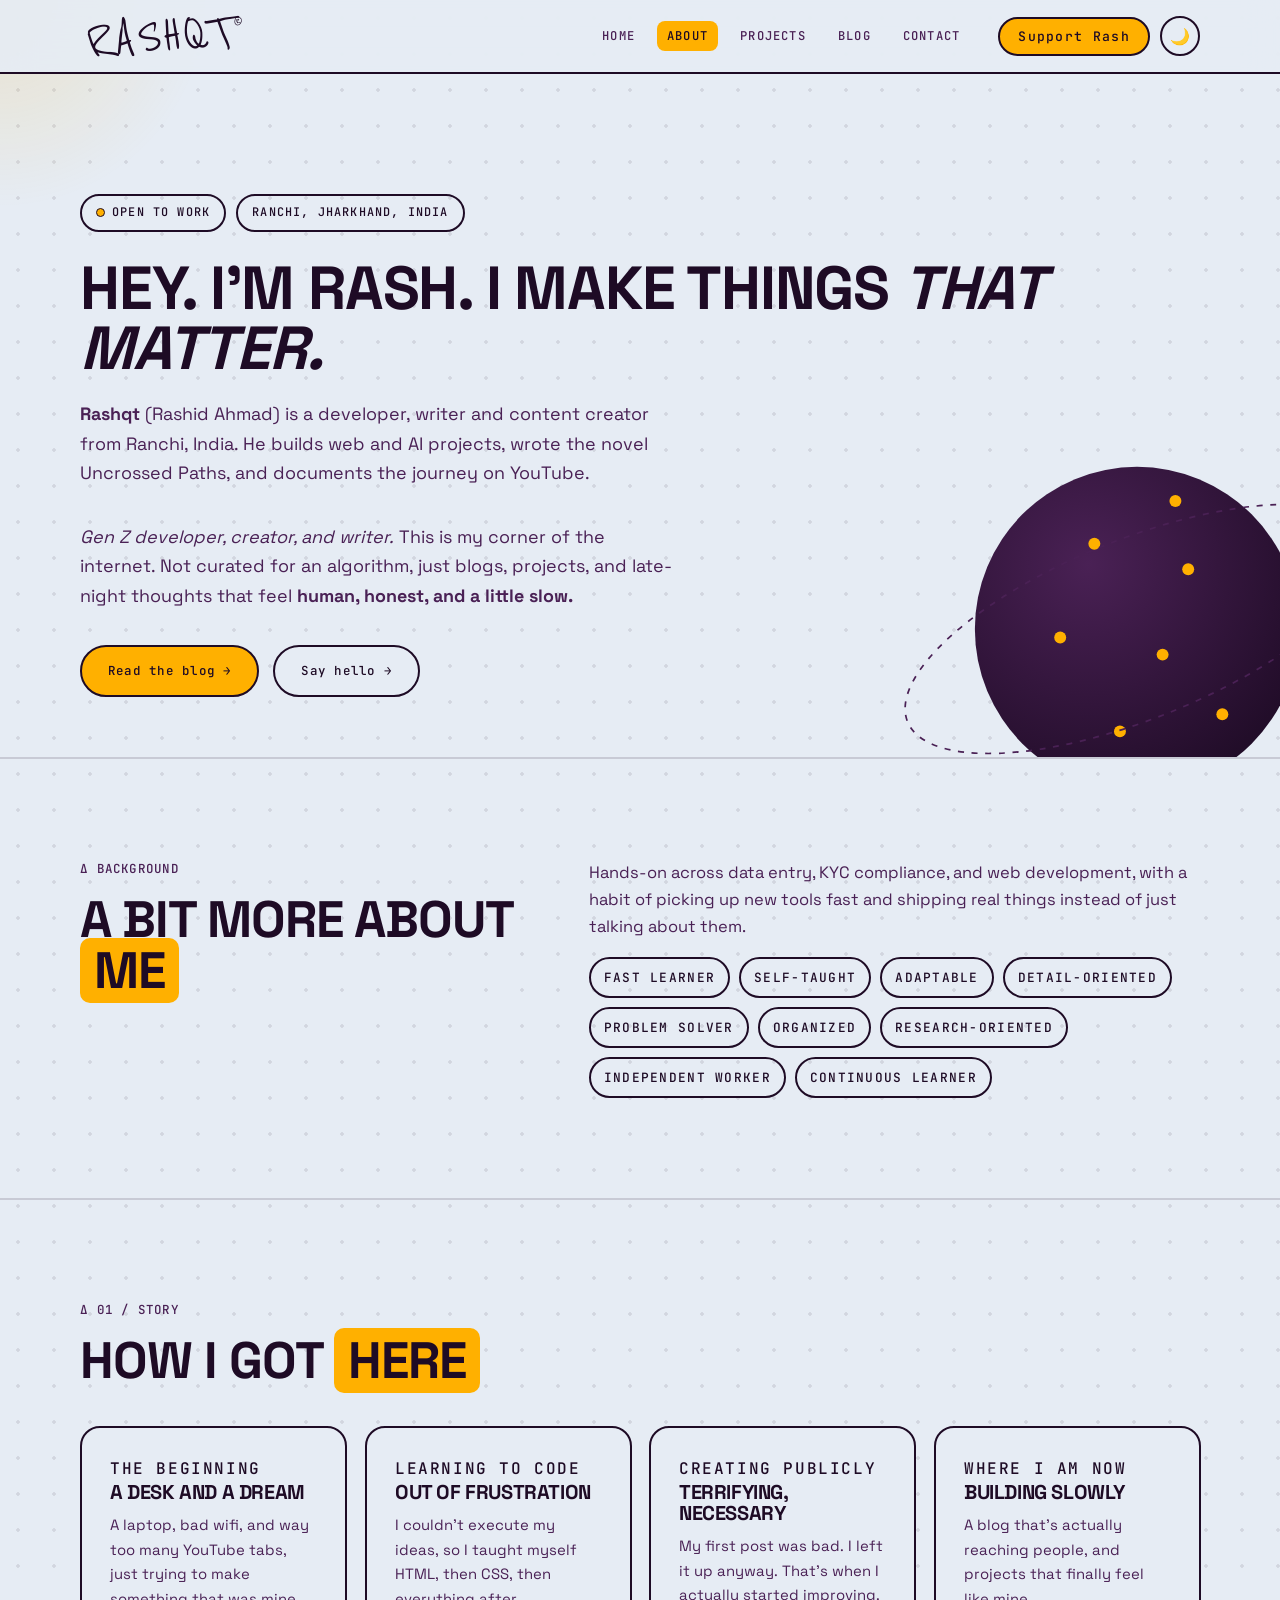
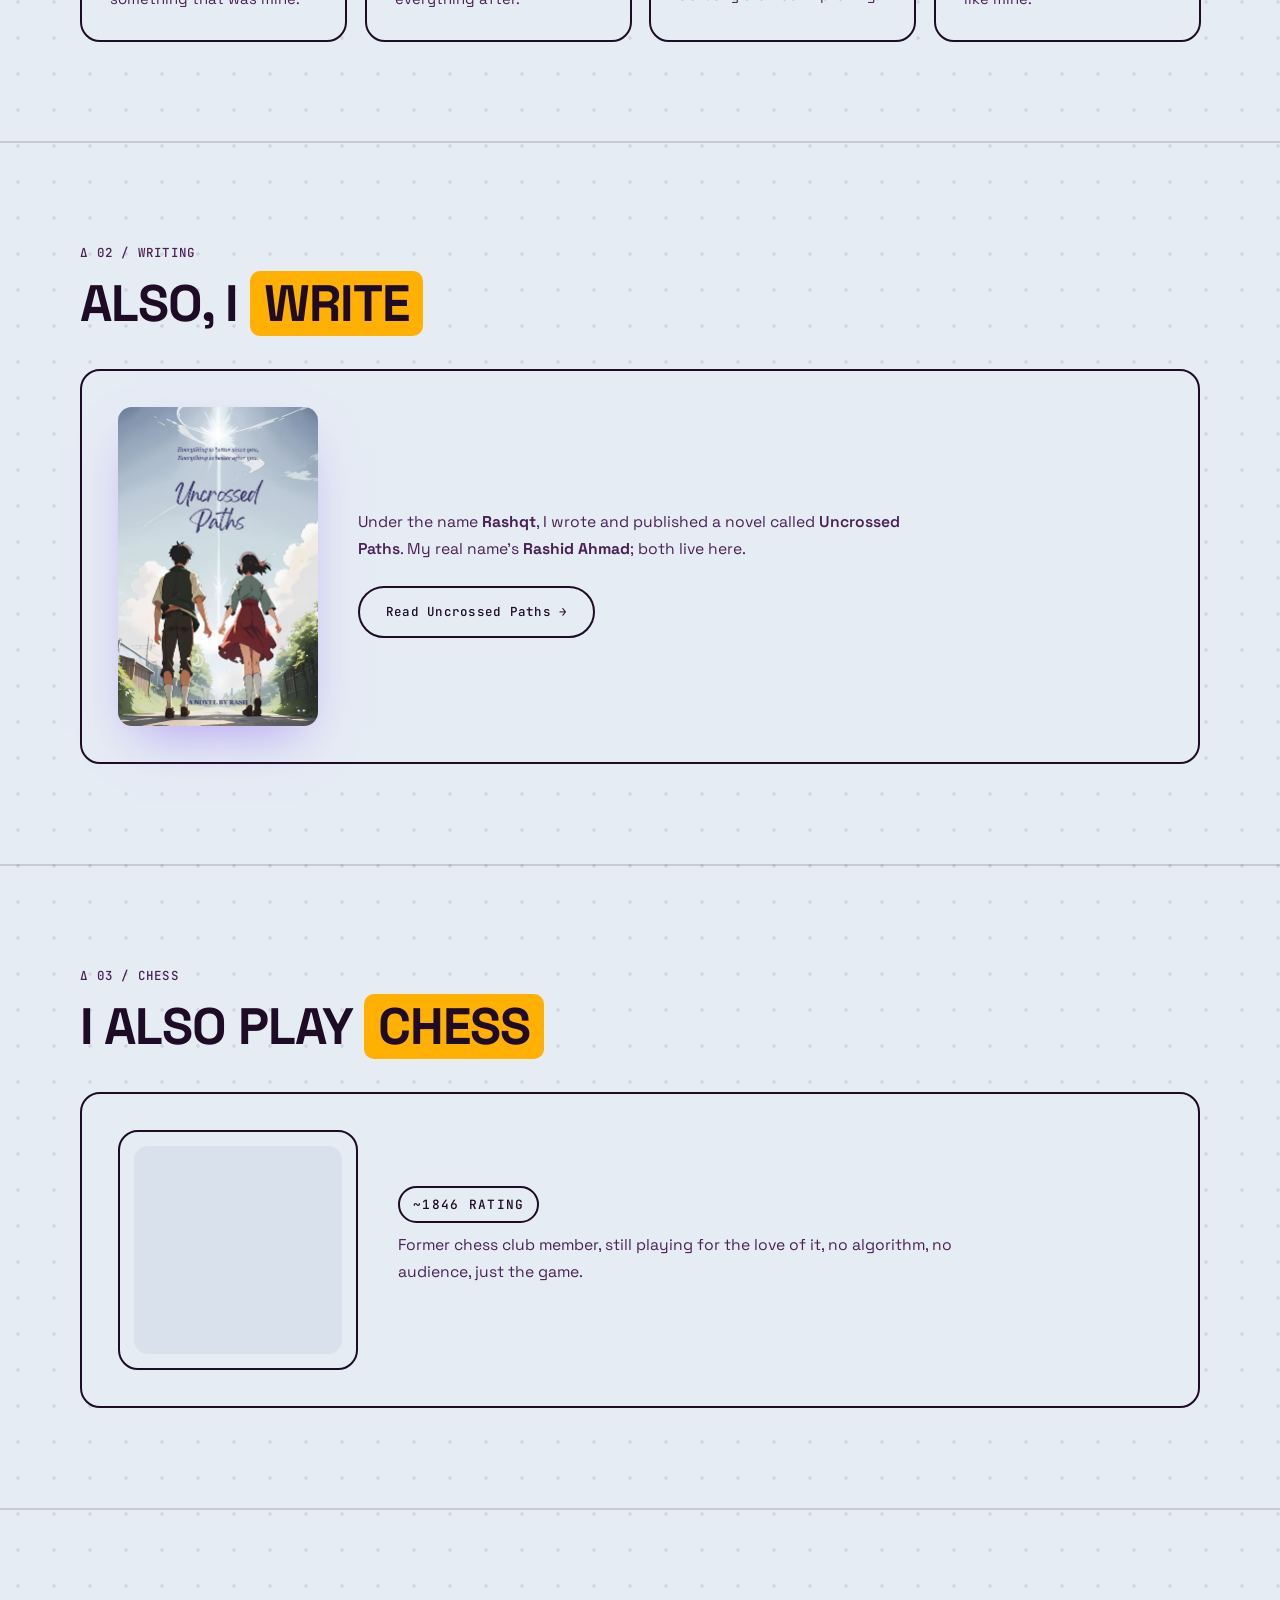
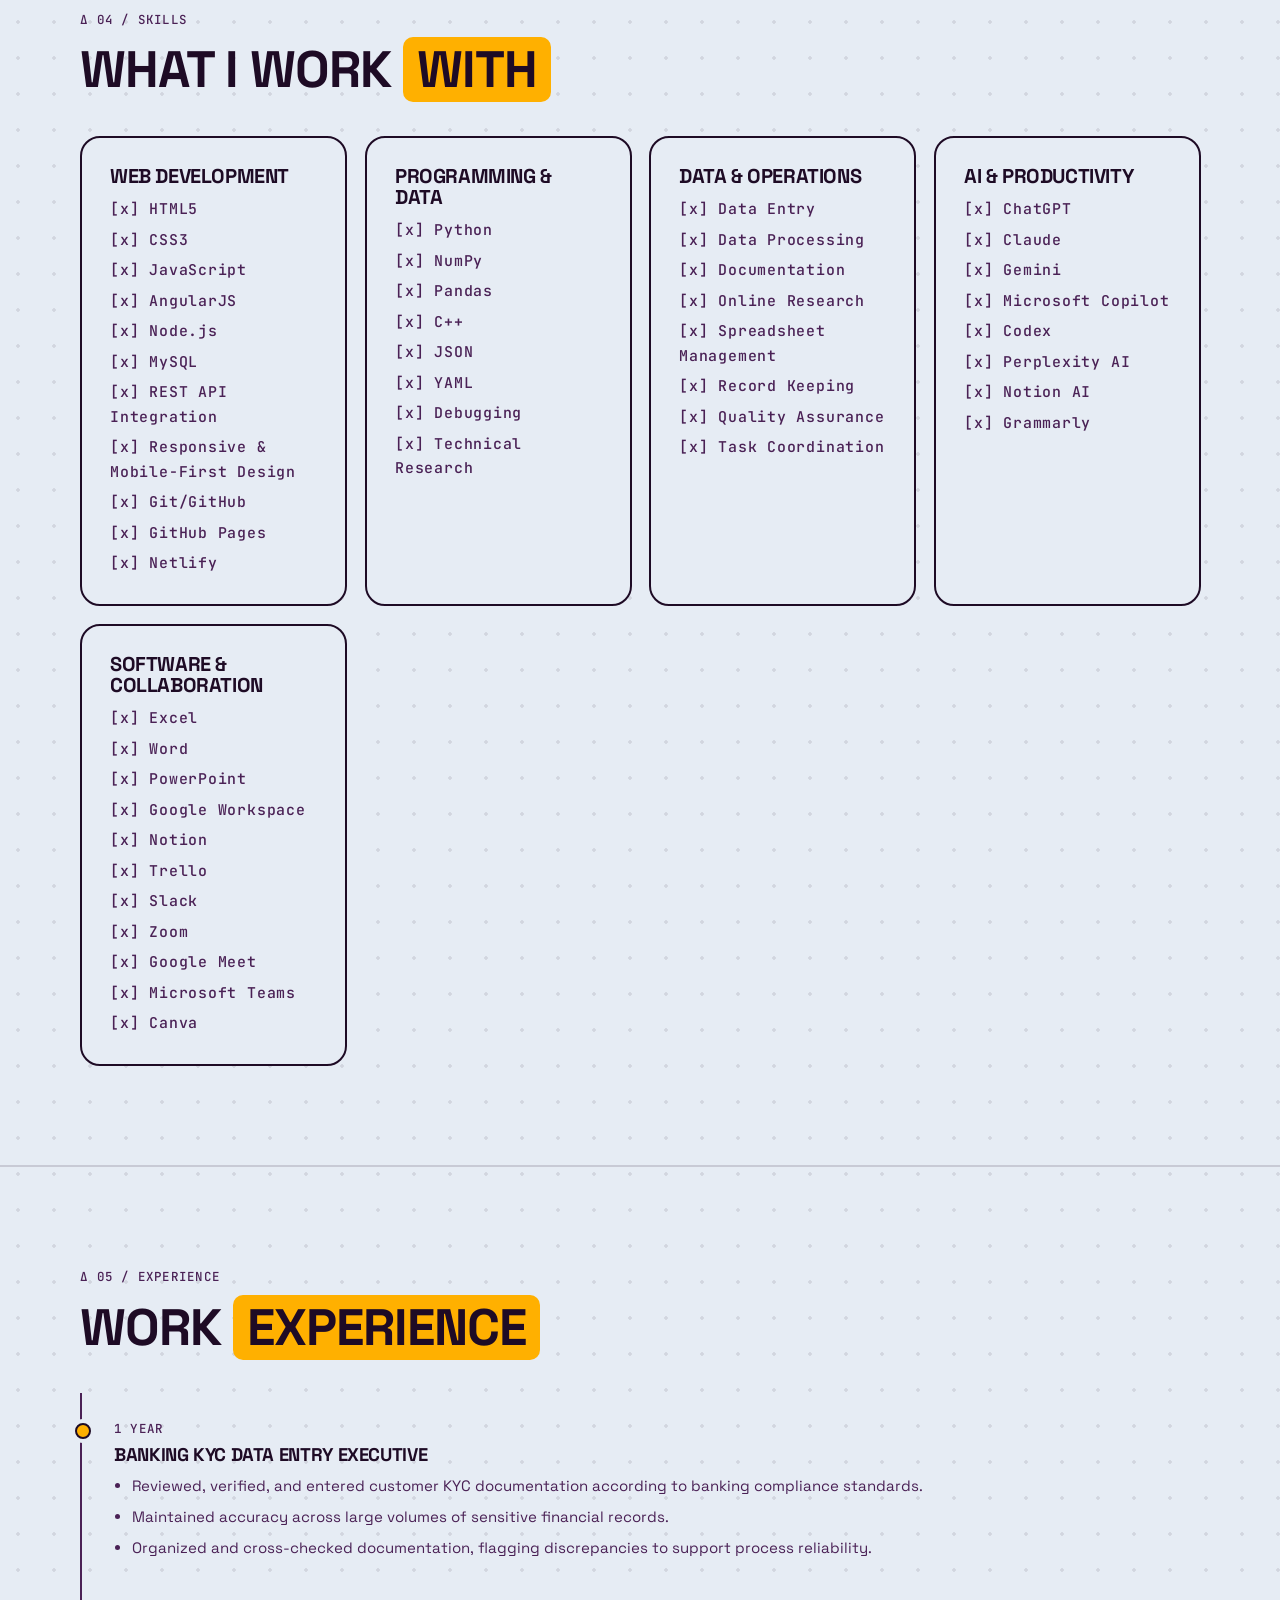
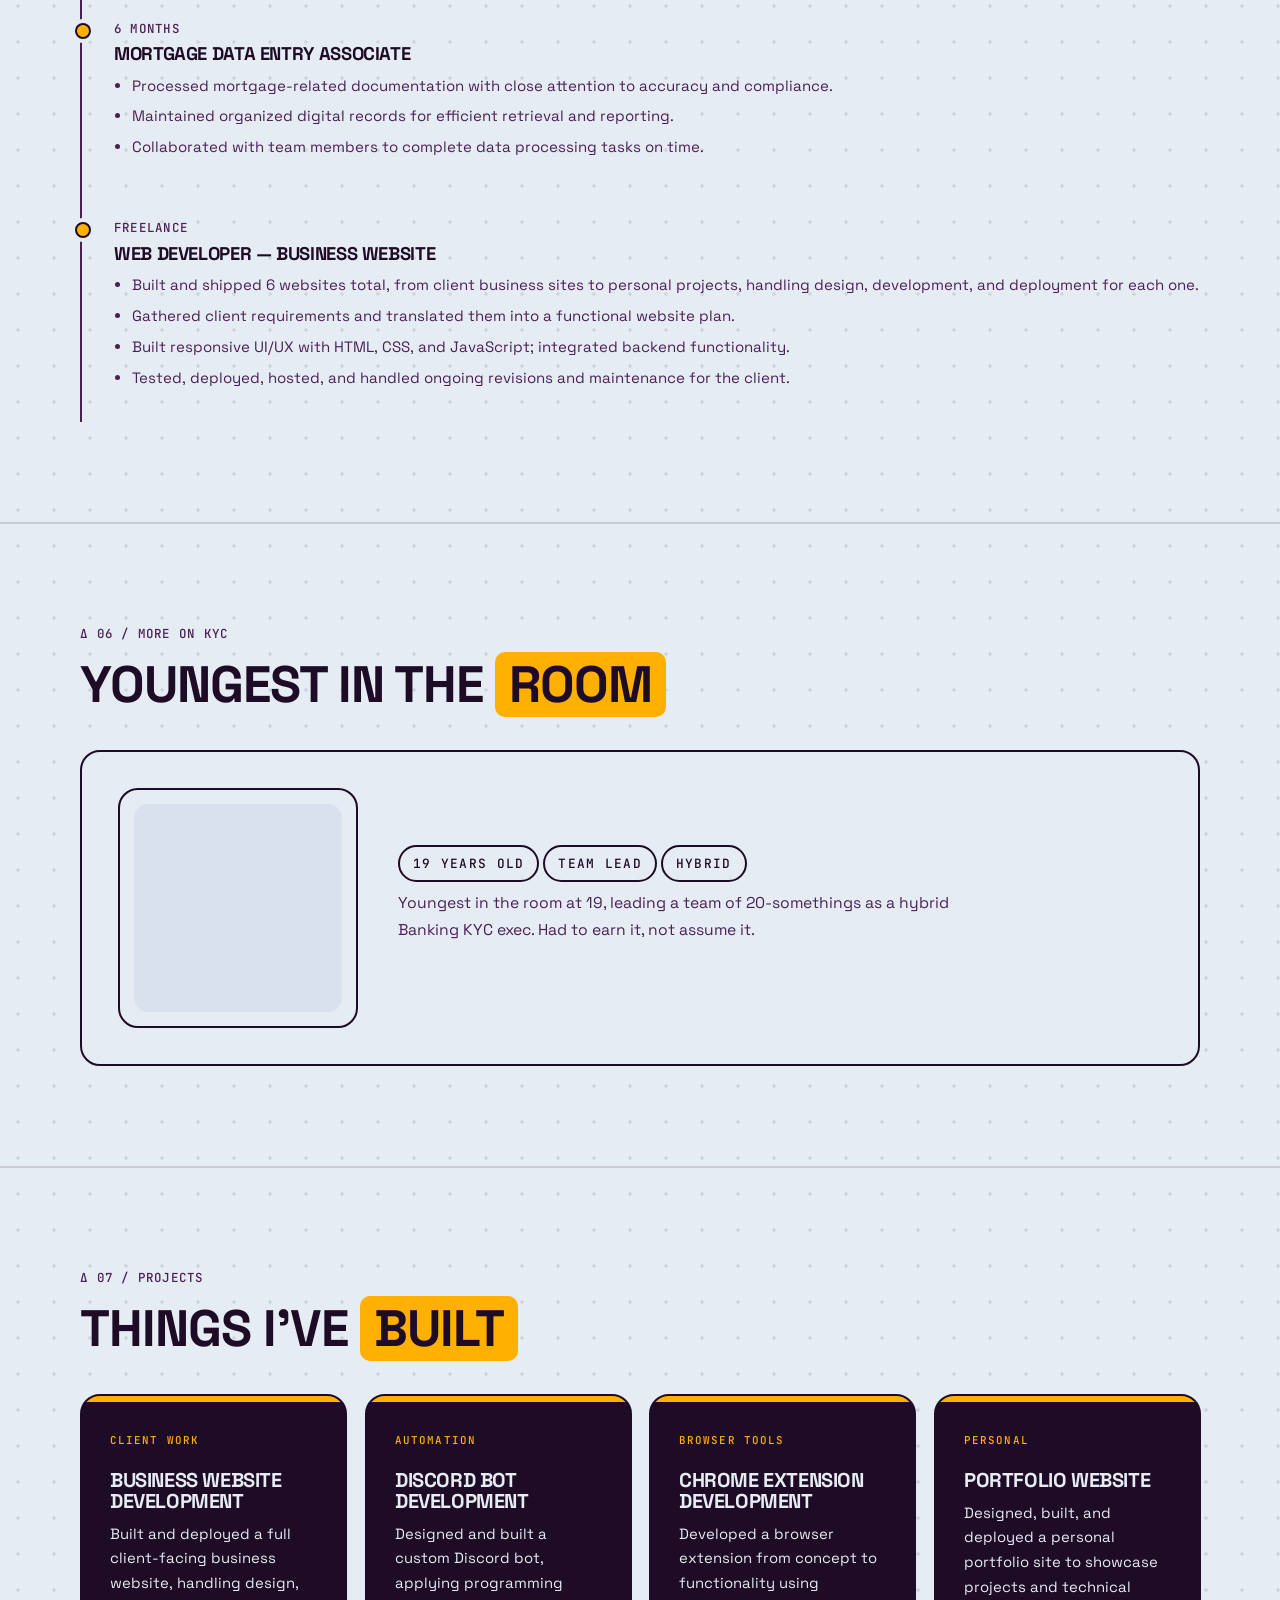
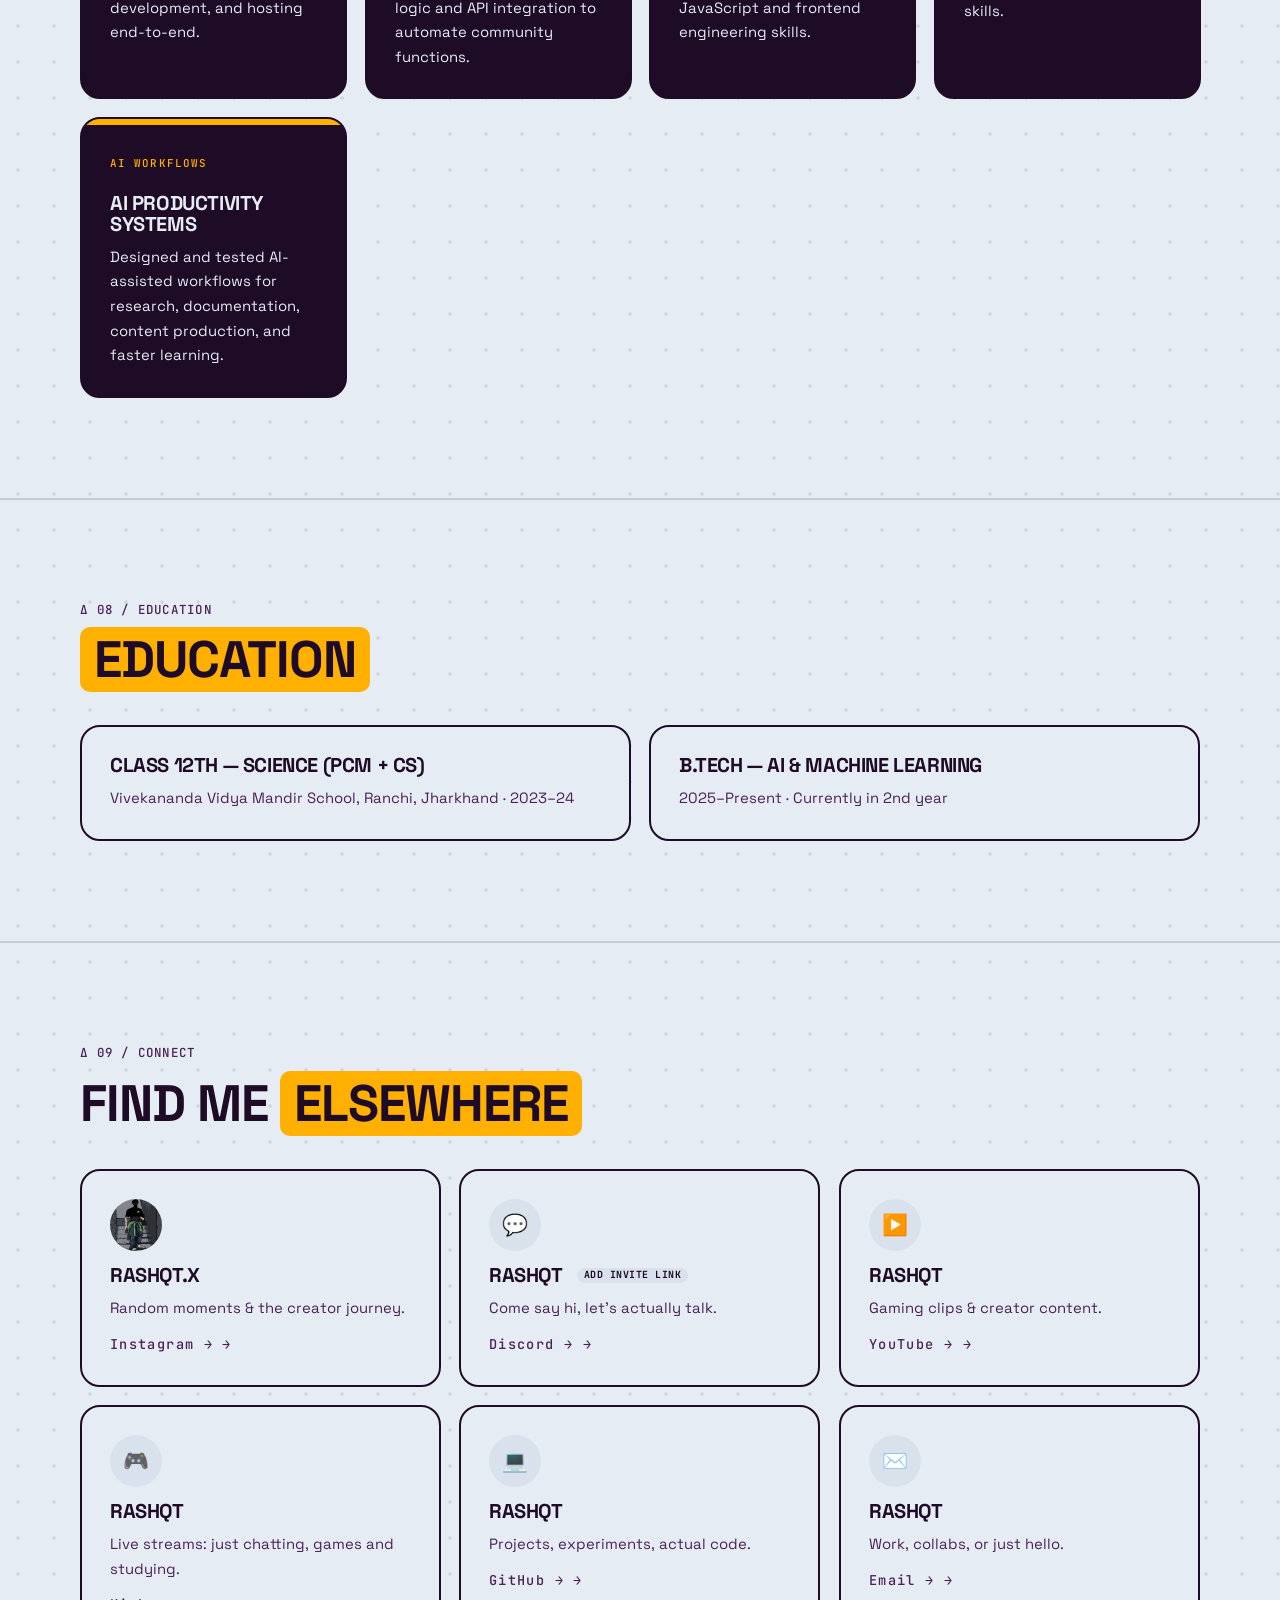
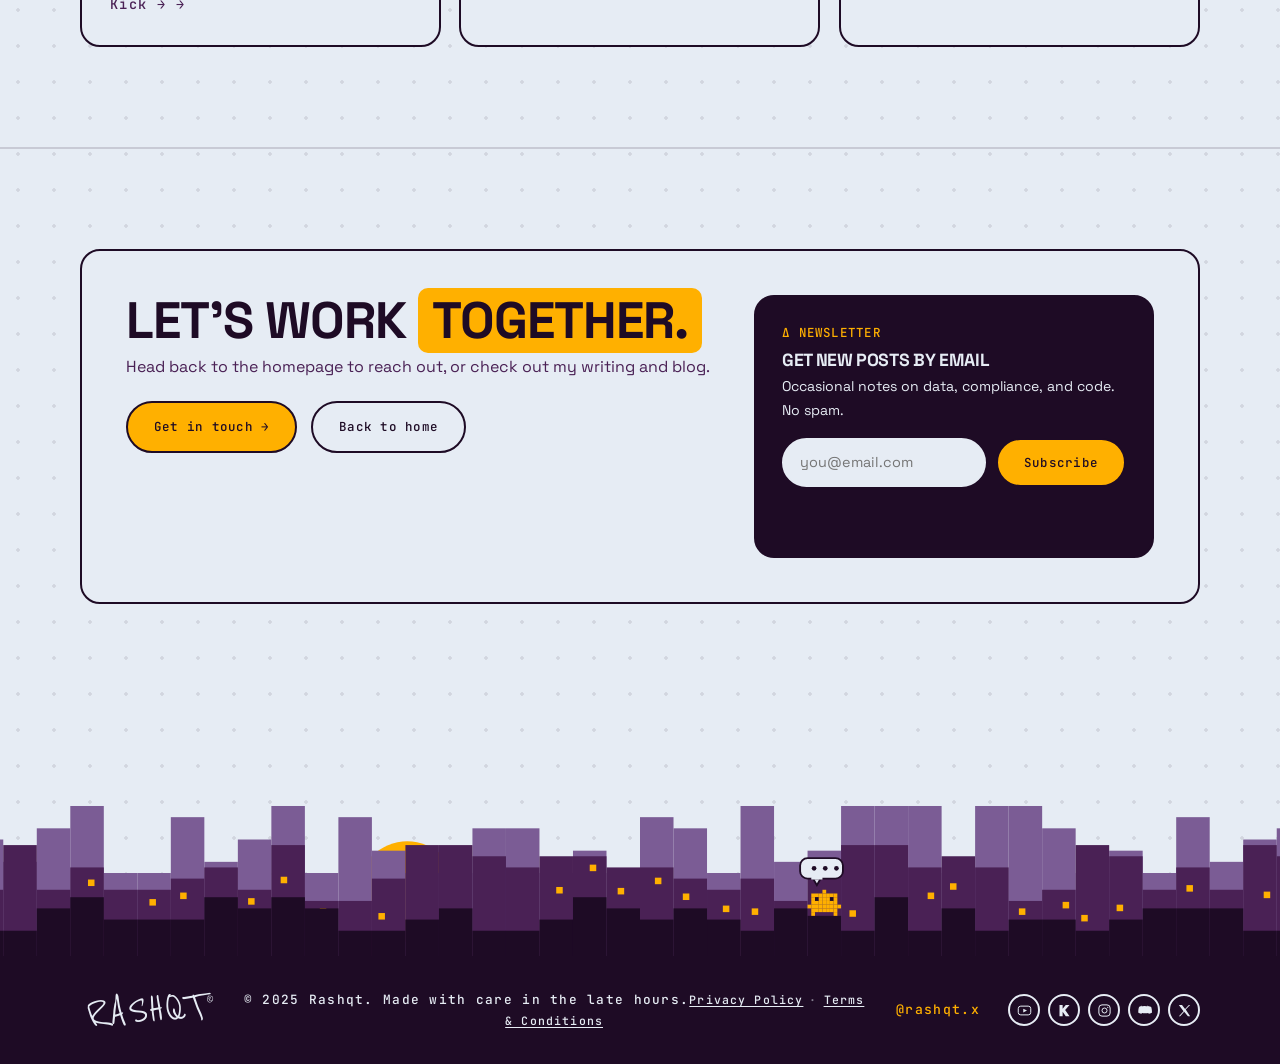
<file: about.html>
<!DOCTYPE html>
<html lang="en" data-theme="light">
<head>
<meta charset="UTF-8">
<meta name="viewport" content="width=device-width, initial-scale=1.0">
<meta name="description" content="About Rashqt (Rashid Ahmad), a developer, writer and content creator from Ranchi, India: background, skills, work experience, projects and the novel Uncrossed Paths.">
<meta name="robots" content="index, follow">
<meta name="author" content="Rashqt">
<script type="application/ld+json">
{
  "@context": "https://schema.org",
  "@type": "ProfilePage",
  "url": "https://rashqt.in/about.html",
  "name": "About Rashqt",
  "mainEntity": {
    "@context": "https://schema.org",
    "@type": "Person",
    "@id": "https://rashqt.in/#rashqt",
    "name": "Rashqt",
    "alternateName": [
      "RashQt",
      "Rashid Ahmad"
    ],
    "url": "https://rashqt.in/",
    "image": "https://rashqt.in/assets/favicon/favicon-512.png",
    "description": "Rashqt (Rashid Ahmad) is a developer, writer and content creator from Ranchi, India. He builds web and AI projects, wrote the novel Uncrossed Paths, and documents his journey on YouTube.",
    "jobTitle": "Web Developer and Content Creator",
    "address": {
      "@type": "PostalAddress",
      "addressLocality": "Ranchi",
      "addressRegion": "Jharkhand",
      "addressCountry": "IN"
    },
    "knowsAbout": [
      "Web development",
      "Artificial intelligence",
      "Data entry and KYC compliance",
      "Creative writing"
    ],
    "sameAs": [
      "https://github.com/Rashqt",
      "https://www.youtube.com/@Rashqt",
      "https://www.instagram.com/rashqt.x/",
        "https://kick.com/rashqt",
      "https://linkedin.com/in/rashid-ahmad-703231414"
    ]
  }
}
</script>
<link rel="canonical" href="https://rashqt.in/about.html">
<meta name="theme-color" content="#E6ECF4">
<title>About Rashqt (Rashid Ahmad) — Developer, Writer & Creator</title>

<meta property="og:site_name" content="Rashqt">
<meta property="og:type" content="website">
<meta property="og:title" content="About Rashqt — Developer & Creator">
<meta property="og:description" content="About Rashqt (Rashid Ahmad), a developer, writer and content creator from Ranchi, India: background, skills, work experience, projects and the novel Uncrossed Paths.">
<meta property="og:url" content="https://rashqt.in/about.html">
<meta property="og:image" content="https://rashqt.in/assets/favicon/favicon-512.png">
<meta name="twitter:card" content="summary_large_image">
<meta name="twitter:title" content="About Rashqt — Developer & Creator">
<meta name="twitter:description" content="About Rashqt (Rashid Ahmad), a developer, writer and content creator from Ranchi, India: background, skills, work experience, projects and the novel Uncrossed Paths.">
<meta name="twitter:image" content="https://rashqt.in/assets/favicon/favicon-512.png">

<link rel="icon" type="image/x-icon" href="assets/favicon/favicon.ico">
<link rel="icon" type="image/png" sizes="32x32" href="assets/favicon/favicon-32.png">
<link rel="icon" type="image/png" sizes="16x16" href="assets/favicon/favicon-16.png">
<link rel="apple-touch-icon" sizes="180x180" href="assets/favicon/favicon-180.png">
<link rel="preconnect" href="https://fonts.googleapis.com">
<link rel="preconnect" href="https://fonts.gstatic.com" crossorigin>
<link href="https://fonts.googleapis.com/css2?family=Reenie+Beanie&family=Unbounded:wght@400;600;700;900&family=Space+Grotesk:wght@400;500;600;700&family=JetBrains+Mono:wght@400;500;600&display=swap" rel="stylesheet">
<link rel="stylesheet" href="style.css">
<link rel="stylesheet" href="light.css">
<link rel="stylesheet" href="responsive.css">

<!-- Page-specific additions for about.html only — social profile cards + fixed-width slideshow wrapper.
     Everything else on this page reuses existing shared classes from style.css. -->
<style>
  .social-card{align-items:flex-start; text-align:left;}
  .social-avatar{
    width:52px; height:52px; border-radius:50%; overflow:hidden; margin-bottom:14px;
    background:var(--bg-soft); display:flex; align-items:center; justify-content:center; font-size:1.3rem; flex-shrink:0;
  }
  .social-avatar img{width:100%; height:100%; object-fit:cover; display:block;}
  .social-card h3{display:flex; align-items:center; gap:8px; flex-wrap:wrap;}
  .social-card p{margin:6px 0 10px;}
  .social-card:hover .arrow-link::after{margin-left:6px;}
  .social-card--disabled{opacity:.55; cursor:not-allowed;}
  .social-card--disabled:hover{transform:none !important; box-shadow:none !important; border-color:var(--line) !important;}
  .mini-collage-wrap{width:240px; flex-shrink:0;}
  @media(max-width:600px){ .mini-collage-wrap{width:100%; max-width:280px; margin:0 auto;} }
</style>
</head>
<body>
<div class="progress" id="progress"></div>
<div class="cursor-glow" id="glow"></div>

<nav class="top"><div class="container navrow">
  <a class="logo" href="index.html">Rash<span>qt</span></a>
  <a class="lm-deco lm-logo" href="index.html" aria-label="Rashqt home">RASHQT<sup>&reg;</sup></a>
  <div class="nav-group">
    <div class="navlinks">
      <a href="index.html">Home</a><a href="about.html" class="active">About</a>
      <a href="projects.html">Projects</a><a href="blog.html">Blog</a><a href="index.html#contact">Contact</a>
    </div>
    <div class="nav-right">
      <button class="btn primary open-support nav-support-btn" style="padding:9px 18px; font-size:.82rem;">Support Rash</button>
      <button class="theme-toggle" id="themeToggle" aria-label="Toggle light/dark mode">🌙</button>
      <button class="burger" id="burger" aria-label="Toggle menu" aria-expanded="false"><span></span><span></span><span></span></button>
    </div>
  </div>
</div></nav>
<div class="mobile-menu" id="mobileMenu">
  <a href="index.html">Home</a><a href="about.html">About</a>
  <a href="projects.html">Projects</a><a href="blog.html">Blog</a>
  <a href="index.html#creator">YouTube</a><a href="index.html#contact">Contact</a>
  <button class="btn primary open-support" style="margin-top:6px;">Support Rash</button>
</div>

<!-- Support Rash modal: step 1 (choose amount) -->
<div class="modal-overlay" id="supportModal" aria-hidden="true">
  <div class="modal support-modal" role="dialog" aria-modal="true" aria-labelledby="supportModalTitle">
    <button class="modal-close" id="supportModalClose" aria-label="Close">✕</button>
    <h3 id="supportModalTitle">Support Rash — so he can keep cookin' kool stuffs.</h3>
    <p class="support-sub">Pick an amount, or enter your own.</p>
    <div class="amount-grid" id="amountGrid">
      <button class="amount-chip" data-amount="10">₹10</button>
      <button class="amount-chip" data-amount="20">₹20</button>
      <button class="amount-chip" data-amount="30">₹30</button>
      <button class="amount-chip" data-amount="50">₹50</button>
    </div>
    <div class="custom-amount">
      <span class="mono">₹</span>
      <input type="number" id="customAmount" min="1" placeholder="Custom amount" inputmode="numeric">
    </div>
    <button class="btn primary" id="continueBtn" style="width:100%; justify-content:center; margin-top:18px;" disabled>Continue <span class="arrow">→</span></button>
  </div>
</div>

<!-- Support Rash modal: step 2 (UPI payment) -->
<div class="modal-overlay" id="paymentModal" aria-hidden="true">
  <div class="modal payment-modal" role="dialog" aria-modal="true" aria-labelledby="paymentModalTitle">
    <button class="modal-close" id="paymentModalClose" aria-label="Close">✕</button>
    <h3 id="paymentModalTitle">Pay this amount</h3>
    <div class="pay-amount mono" id="payAmount">₹0</div>
    <div class="upi-id-row">
      <span class="mono" id="upiIdText">rashqt-37@ybl</span>
      <button class="copy-upi" id="copyUpiBtn" aria-label="Copy UPI ID">Copy</button>
    </div>
    <div class="qr-wrap" id="qrWrap"></div>
    <p class="upi-note">Scan with any UPI app, or use "Open in UPI App" on mobile.</p>
    <a class="btn primary" id="openUpiBtn" style="width:100%; justify-content:center;" href="#">Open in UPI App <span class="arrow">→</span></a>
  </div>
</div>

<header class="hero page-hero" id="about">
  <div class="blob blob1"></div><div class="blob blob2"></div><div class="blob blob3"></div>
  <div class="lm-deco lm-orbit" aria-hidden="true"><svg viewBox="0 0 600 600" focusable="false"><defs><radialGradient id="lmPlanet" cx=".35" cy=".3" r=".8"><stop offset="0" stop-color="#4A2155"/><stop offset="1" stop-color="#1E0B25"/></radialGradient></defs><circle cx="300" cy="300" r="190" fill="url(#lmPlanet)"/><circle cx="250" cy="200" r="7" fill="#FFB000"/><circle cx="360" cy="230" r="7" fill="#FFB000"/><circle cx="210" cy="310" r="7" fill="#FFB000"/><circle cx="330" cy="330" r="7" fill="#FFB000"/><circle cx="400" cy="400" r="7" fill="#FFB000"/><circle cx="280" cy="420" r="7" fill="#FFB000"/><circle cx="345" cy="150" r="7" fill="#FFB000"/><g class="lm-ring"><ellipse cx="300" cy="300" rx="290" ry="105" fill="none" stroke="#4A2155" stroke-width="2" stroke-dasharray="7 9" transform="rotate(-22 300 300)"/><circle cx="590" cy="300" r="9" fill="#FFB000" stroke="#1E0B25" stroke-width="2" transform="rotate(-22 300 300)"/></g></svg></div>
  <div class="container hero-inner">
    <div class="pill-row">
      <span class="pill"><span class="dot"></span> Open to work</span>
      <span class="pill">Ranchi, Jharkhand, India</span>
    </div>
    <h1 class="page-title">Hey. I'm Rash. I make things <em>that matter.</em></h1>
    <p class="lede" style="margin-top:18px;"><strong>Rashqt</strong> (Rashid Ahmad) is a developer, writer and content creator from Ranchi, India. He builds web and AI projects, wrote the novel <a href="uncrossed-paths.html">Uncrossed Paths</a>, and documents the journey on <a href="https://www.youtube.com/@Rashqt" target="_blank" rel="noopener">YouTube</a>.</p>
    <p class="lede" style="margin-top:12px;"><em>Gen Z developer, creator, and writer.</em> This is my corner of the internet. Not curated for an algorithm, just blogs, projects, and late-night thoughts that feel <strong>human, honest, and a little slow.</strong></p>
    <div class="buttons" style="margin-top:8px;">
      <a class="btn primary" href="blog.html">Read the blog <span class="arrow">→</span></a>
      <a class="btn ghost" href="index.html#contact">Say hello <span class="arrow">→</span></a>
    </div>
  </div>
</header>

<section class="about-body"><div class="container about-grid">
  <div class="reveal"><div class="eyebrow">Background</div><h2 class="section-title">A bit more about <span class="lm-hl">me</span></h2></div>
  <div class="reveal">
    <p>Hands-on across data entry, KYC compliance, and web development, with a habit of picking up new tools fast and shipping real things instead of just talking about them.</p>
    <div class="strengths">
      <span class="tag">Fast Learner</span><span class="tag">Self-Taught</span><span class="tag">Adaptable</span>
      <span class="tag">Detail-Oriented</span><span class="tag">Problem Solver</span><span class="tag">Organized</span>
      <span class="tag">Research-Oriented</span><span class="tag">Independent Worker</span><span class="tag">Continuous Learner</span>
    </div>
  </div>
</div></section>

<section id="story"><div class="container">
  <div class="reveal"><div class="eyebrow">01 / Story</div><h2 class="section-title">How I got <span class="lm-hl">here</span></h2></div>
  <div class="grid2">
    <div class="card reveal"><span class="tag-mini">The Beginning</span><h3>A desk and a dream</h3><p>A laptop, bad wifi, and way too many YouTube tabs, just trying to make something that was mine.</p></div>
    <div class="card reveal"><span class="tag-mini">Learning to Code</span><h3>Out of frustration</h3><p>I couldn't execute my ideas, so I taught myself HTML, then CSS, then everything after.</p></div>
    <div class="card reveal"><span class="tag-mini">Creating Publicly</span><h3>Terrifying, necessary</h3><p>My first post was bad. I left it up anyway. That's when I actually started improving.</p></div>
    <div class="card reveal"><span class="tag-mini">Where I Am Now</span><h3>Building slowly</h3><p>A blog that's actually reaching people, and projects that finally feel like mine.</p></div>
  </div>
</div></section>

<section id="writing-about"><div class="container">
  <div class="reveal"><div class="eyebrow">02 / Writing</div><h2 class="section-title">Also, I <span class="lm-hl">write</span></h2></div>
  <div class="book-card reveal">
    <div class="book-cover"><img src="assets/uncrossed-paths-cover.jpg" alt="Uncrossed Paths book cover"></div>
    <div class="book-info">
      <p>Under the name <strong>Rashqt</strong>, I wrote and published a novel called <a href="uncrossed-paths.html" style="color:var(--cyan); font-weight:600;">Uncrossed Paths</a>. My real name's <strong>Rashid Ahmad</strong>; both live here.</p>
      <a class="btn ghost" href="uncrossed-paths.html">Read Uncrossed Paths <span class="arrow">→</span></a>
    </div>
  </div>
</div></section>

<section id="chess"><div class="container">
  <div class="reveal"><div class="eyebrow">03 / Chess</div><h2 class="section-title">I also play <span class="lm-hl">chess</span></h2></div>
  <div class="book-card reveal">
    <div class="mini-collage-wrap">
      <figure class="collage-card" style="margin:0;">
        <div class="collage collage-3">
          <img src="assets/gallery/chess.jpeg" alt="Chess photo 1" loading="lazy" style="animation-delay:0s;">
          <img src="assets/gallery/chess2.jpeg" alt="Chess photo 2" loading="lazy" style="animation-delay:4s;">
          <img src="assets/gallery/chess3.jpeg" alt="Chess photo 3" loading="lazy" style="animation-delay:8s;">
        </div>
      </figure>
    </div>
    <div class="book-info">
      <span class="tag" style="color:var(--lime); border-color:rgba(215,255,63,.35);">~1846 rating</span>
      <p style="margin-top:14px;">Former chess club member, still playing for the love of it, no algorithm, no audience, just the game.</p>
    </div>
  </div>
</div></section>

<section id="skills"><div class="container">
  <div class="reveal"><div class="eyebrow">04 / Skills</div><h2 class="section-title">What I work <span class="lm-hl">with</span></h2></div>
  <div class="grid2">
    <div class="card reveal"><h3>Web Development</h3><p class="lm-skills-src">HTML5, CSS3, JavaScript, AngularJS, Node.js, MySQL, REST API Integration, Responsive &amp; Mobile-First Design, Git/GitHub, GitHub Pages, Netlify</p><ul class="lm-deco lm-xlist"><li>HTML5</li><li>CSS3</li><li>JavaScript</li><li>AngularJS</li><li>Node.js</li><li>MySQL</li><li>REST API Integration</li><li>Responsive &amp; Mobile-First Design</li><li>Git/GitHub</li><li>GitHub Pages</li><li>Netlify</li></ul></div>
    <div class="card reveal"><h3>Programming &amp; Data</h3><p class="lm-skills-src">Python, NumPy, Pandas, C++, JSON, YAML, Debugging, Technical Research</p><ul class="lm-deco lm-xlist"><li>Python</li><li>NumPy</li><li>Pandas</li><li>C++</li><li>JSON</li><li>YAML</li><li>Debugging</li><li>Technical Research</li></ul></div>
    <div class="card reveal"><h3>Data &amp; Operations</h3><p class="lm-skills-src">Data Entry, Data Processing, Documentation, Online Research, Spreadsheet Management, Record Keeping, Quality Assurance, Task Coordination</p><ul class="lm-deco lm-xlist"><li>Data Entry</li><li>Data Processing</li><li>Documentation</li><li>Online Research</li><li>Spreadsheet Management</li><li>Record Keeping</li><li>Quality Assurance</li><li>Task Coordination</li></ul></div>
    <div class="card reveal"><h3>AI &amp; Productivity</h3><p class="lm-skills-src">ChatGPT, Claude, Gemini, Microsoft Copilot, Codex, Perplexity AI, Notion AI, Grammarly</p><ul class="lm-deco lm-xlist"><li>ChatGPT</li><li>Claude</li><li>Gemini</li><li>Microsoft Copilot</li><li>Codex</li><li>Perplexity AI</li><li>Notion AI</li><li>Grammarly</li></ul></div>
    <div class="card reveal"><h3>Software &amp; Collaboration</h3><p class="lm-skills-src">Excel, Word, PowerPoint, Google Workspace, Notion, Trello, Slack, Zoom, Google Meet, Microsoft Teams, Canva</p><ul class="lm-deco lm-xlist"><li>Excel</li><li>Word</li><li>PowerPoint</li><li>Google Workspace</li><li>Notion</li><li>Trello</li><li>Slack</li><li>Zoom</li><li>Google Meet</li><li>Microsoft Teams</li><li>Canva</li></ul></div>
  </div>
</div></section>

<section id="experience"><div class="container">
  <div class="reveal"><div class="eyebrow">05 / Experience</div><h2 class="section-title">Work <span class="lm-hl">experience</span></h2></div>
  <div class="timeline">
    <div class="role reveal">
      <div class="meta">1 YEAR</div><h3>Banking KYC Data Entry Executive</h3>
      <ul><li>Reviewed, verified, and entered customer KYC documentation according to banking compliance standards.</li>
      <li>Maintained accuracy across large volumes of sensitive financial records.</li>
      <li>Organized and cross-checked documentation, flagging discrepancies to support process reliability.</li></ul>
    </div>
    <div class="role reveal">
      <div class="meta">6 MONTHS</div><h3>Mortgage Data Entry Associate</h3>
      <ul><li>Processed mortgage-related documentation with close attention to accuracy and compliance.</li>
      <li>Maintained organized digital records for efficient retrieval and reporting.</li>
      <li>Collaborated with team members to complete data processing tasks on time.</li></ul>
    </div>
    <div class="role reveal">
      <div class="meta">FREELANCE</div><h3>Web Developer — Business Website</h3>
      <ul><li>Built and shipped 6 websites total, from client business sites to personal projects, handling design, development, and deployment for each one.</li>
      <li>Gathered client requirements and translated them into a functional website plan.</li>
      <li>Built responsive UI/UX with HTML, CSS, and JavaScript; integrated backend functionality.</li>
      <li>Tested, deployed, hosted, and handled ongoing revisions and maintenance for the client.</li></ul>
    </div>
  </div>
</div></section>

<section id="kyc-story"><div class="container">
  <div class="reveal"><div class="eyebrow">06 / More on KYC</div><h2 class="section-title">Youngest in the <span class="lm-hl">room</span></h2></div>
  <div class="book-card reveal">
    <div class="mini-collage-wrap">
      <figure class="collage-card" style="margin:0;">
        <div class="collage collage-3">
          <img src="assets/gallery/kyc.jpeg" alt="KYC workplace photo 1" loading="lazy" style="animation-delay:0s;">
          <img src="assets/gallery/kyyc.jpeg" alt="KYC workplace photo 2" loading="lazy" style="animation-delay:4s;">
          <img src="assets/gallery/kyycc.jpeg" alt="KYC workplace photo 3" loading="lazy" style="animation-delay:8s;">
        </div>
      </figure>
    </div>
    <div class="book-info">
      <span class="tag">19 years old</span> <span class="tag">Team Lead</span> <span class="tag">Hybrid</span>
      <p style="margin-top:14px;">Youngest in the room at 19, leading a team of 20-somethings as a hybrid Banking KYC exec. Had to earn it, not assume it.</p>
    </div>
  </div>
</div></section>

<section id="projects"><div class="container">
  <div class="reveal"><div class="eyebrow">07 / Projects</div><h2 class="section-title">Things I've <span class="lm-hl">built</span></h2></div>
  <div class="grid2">
    <div class="card project reveal"><span class="tag-mini">Client work</span><h3>Business Website Development</h3><p>Built and deployed a full client-facing business website, handling design, development, and hosting end-to-end.</p></div>
    <div class="card project reveal"><span class="tag-mini">Automation</span><h3>Discord Bot Development</h3><p>Designed and built a custom Discord bot, applying programming logic and API integration to automate community functions.</p></div>
    <div class="card project reveal"><span class="tag-mini">Browser tools</span><h3>Chrome Extension Development</h3><p>Developed a browser extension from concept to functionality using JavaScript and frontend engineering skills.</p></div>
    <div class="card project reveal"><span class="tag-mini">Personal</span><h3>Portfolio Website</h3><p>Designed, built, and deployed a personal portfolio site to showcase projects and technical skills.</p></div>
    <div class="card project reveal"><span class="tag-mini">AI workflows</span><h3>AI Productivity Systems</h3><p>Designed and tested AI-assisted workflows for research, documentation, content production, and faster learning.</p></div>
  </div>
</div></section>

<section id="education"><div class="container">
  <div class="reveal"><div class="eyebrow">08 / Education</div><h2 class="section-title"><span class="lm-hl">Education</span></h2></div>
  <div class="grid2">
    <div class="card reveal"><h3>Class 12th — Science (PCM + CS)</h3><p>Vivekananda Vidya Mandir School, Ranchi, Jharkhand · 2023–24</p></div>
    <div class="card reveal"><h3>B.Tech — AI &amp; Machine Learning</h3><p>2025–Present · Currently in 2nd year</p></div>
  </div>
</div></section>

<section id="connect"><div class="container">
  <div class="reveal"><div class="eyebrow">09 / Connect</div><h2 class="section-title">Find me <span class="lm-hl">elsewhere</span></h2></div>
  <div class="grid3">
    <a class="card social-card reveal" href="https://instagram.com/rashqt.x" target="_blank" rel="noopener">
      <div class="social-avatar"><img src="assets/gallery/raa.jpeg" alt="Rashqt.x Instagram profile picture"></div>
      <h3>Rashqt.x</h3>
      <p>Random moments & the creator journey.</p>
      <span class="arrow-link">Instagram →</span>
    </a>
    <div class="card social-card social-card--disabled reveal" aria-disabled="true" title="Discord invite link coming soon">
      <div class="social-avatar social-avatar--icon">💬</div>
      <h3>Rashqt <span class="coming-soon-badge">Add invite link</span></h3>
      <p>Come say hi, let's actually talk.</p>
      <span class="arrow-link">Discord →</span>
    </div>
    <a class="card social-card reveal" href="https://www.youtube.com/@Rashqt" target="_blank" rel="noopener">
      <div class="social-avatar social-avatar--icon">▶️</div>
      <h3>Rashqt</h3>
      <p>Gaming clips & creator content.</p>
      <span class="arrow-link">YouTube →</span>
    </a>
    <a class="card social-card reveal" href="https://kick.com/rashqt" target="_blank" rel="noopener">
      <div class="social-avatar social-avatar--icon">🎮</div>
      <h3>Rashqt</h3>
      <p>Live streams: just chatting, games and studying.</p>
      <span class="arrow-link">Kick →</span>
    </a>
    <a class="card social-card reveal" href="https://github.com/Rashqt" target="_blank" rel="noopener">
      <div class="social-avatar social-avatar--icon">💻</div>
      <h3>Rashqt</h3>
      <p>Projects, experiments, actual code.</p>
      <span class="arrow-link">GitHub →</span>
    </a>
    <a class="card social-card reveal" href="mailto:workforrash@gmail.com">
      <div class="social-avatar social-avatar--icon">✉️</div>
      <h3>Rashqt</h3>
      <p>Work, collabs, or just hello.</p>
      <span class="arrow-link">Email →</span>
    </a>
  </div>
</div></section>

<section><div class="container">
  <div class="cta-band reveal">
    <div>
      <h2 class="big-cta cta-band-title">Let's work <span class="lm-hl">together.</span></h2>
      <p style="color:var(--muted); margin-top:8px;">Head back to the homepage to reach out, or check out my writing and blog.</p>
      <div class="buttons" style="margin-top:20px;">
        <a class="btn primary" href="index.html#contact">Get in touch <span class="arrow">→</span></a>
        <a class="btn ghost" href="index.html">Back to home</a>
      </div>
    </div>
    <div class="newsletter-box">
      <div class="eyebrow">Newsletter</div>
      <h3>Get new posts by email</h3>
      <p>Occasional notes on data, compliance, and code. No spam.</p>
      <form class="newsletter-form" data-newsletter>
        <input type="email" required placeholder="you@email.com" aria-label="Email address">
        <button class="btn primary" type="submit">Subscribe</button>
      </form>
      <p class="newsletter-status" aria-live="polite"></p>
    </div>
  </div>
</div></section>

<div class="lm-deco lm-sky" aria-hidden="true"><svg viewBox="0 0 1440 220" preserveAspectRatio="xMidYMax slice" focusable="false"><circle cx="470" cy="150" r="54" fill="#FFB000"/><rect x="0" y="94" width="36" height="126" fill="#7B5C95"/><rect x="36" y="118" width="36" height="102" fill="#7B5C95"/><rect x="72" y="82" width="36" height="138" fill="#7B5C95"/><rect x="108" y="58" width="36" height="162" fill="#7B5C95"/><rect x="144" y="130" width="36" height="90" fill="#7B5C95"/><rect x="180" y="130" width="36" height="90" fill="#7B5C95"/><rect x="216" y="70" width="36" height="150" fill="#7B5C95"/><rect x="252" y="118" width="36" height="102" fill="#7B5C95"/><rect x="288" y="94" width="36" height="126" fill="#7B5C95"/><rect x="324" y="58" width="36" height="162" fill="#7B5C95"/><rect x="360" y="130" width="36" height="90" fill="#7B5C95"/><rect x="396" y="70" width="36" height="150" fill="#7B5C95"/><rect x="432" y="106" width="36" height="114" fill="#7B5C95"/><rect x="468" y="130" width="36" height="90" fill="#7B5C95"/><rect x="504" y="130" width="36" height="90" fill="#7B5C95"/><rect x="540" y="82" width="36" height="138" fill="#7B5C95"/><rect x="576" y="82" width="36" height="138" fill="#7B5C95"/><rect x="612" y="130" width="36" height="90" fill="#7B5C95"/><rect x="648" y="106" width="36" height="114" fill="#7B5C95"/><rect x="684" y="130" width="36" height="90" fill="#7B5C95"/><rect x="720" y="70" width="36" height="150" fill="#7B5C95"/><rect x="756" y="82" width="36" height="138" fill="#7B5C95"/><rect x="792" y="130" width="36" height="90" fill="#7B5C95"/><rect x="828" y="58" width="36" height="162" fill="#7B5C95"/><rect x="864" y="118" width="36" height="102" fill="#7B5C95"/><rect x="900" y="106" width="36" height="114" fill="#7B5C95"/><rect x="936" y="58" width="36" height="162" fill="#7B5C95"/><rect x="972" y="58" width="36" height="162" fill="#7B5C95"/><rect x="1008" y="58" width="36" height="162" fill="#7B5C95"/><rect x="1044" y="130" width="36" height="90" fill="#7B5C95"/><rect x="1080" y="58" width="36" height="162" fill="#7B5C95"/><rect x="1116" y="58" width="36" height="162" fill="#7B5C95"/><rect x="1152" y="82" width="36" height="138" fill="#7B5C95"/><rect x="1188" y="130" width="36" height="90" fill="#7B5C95"/><rect x="1224" y="106" width="36" height="114" fill="#7B5C95"/><rect x="1260" y="130" width="36" height="90" fill="#7B5C95"/><rect x="1296" y="70" width="36" height="150" fill="#7B5C95"/><rect x="1332" y="118" width="36" height="102" fill="#7B5C95"/><rect x="1368" y="94" width="36" height="126" fill="#7B5C95"/><rect x="1404" y="82" width="36" height="138" fill="#7B5C95"/><rect x="0" y="148" width="36" height="72" fill="#4A2155"/><rect x="36" y="100" width="36" height="120" fill="#4A2155"/><rect x="72" y="148" width="36" height="72" fill="#4A2155"/><rect x="108" y="124" width="36" height="96" fill="#4A2155"/><rect x="144" y="148" width="36" height="72" fill="#4A2155"/><rect x="180" y="148" width="36" height="72" fill="#4A2155"/><rect x="216" y="136" width="36" height="84" fill="#4A2155"/><rect x="252" y="124" width="36" height="96" fill="#4A2155"/><rect x="288" y="148" width="36" height="72" fill="#4A2155"/><rect x="324" y="100" width="36" height="120" fill="#4A2155"/><rect x="360" y="160" width="36" height="60" fill="#4A2155"/><rect x="396" y="160" width="36" height="60" fill="#4A2155"/><rect x="432" y="136" width="36" height="84" fill="#4A2155"/><rect x="468" y="100" width="36" height="120" fill="#4A2155"/><rect x="504" y="100" width="36" height="120" fill="#4A2155"/><rect x="540" y="112" width="36" height="108" fill="#4A2155"/><rect x="576" y="124" width="36" height="96" fill="#4A2155"/><rect x="612" y="112" width="36" height="108" fill="#4A2155"/><rect x="648" y="112" width="36" height="108" fill="#4A2155"/><rect x="684" y="124" width="36" height="96" fill="#4A2155"/><rect x="720" y="124" width="36" height="96" fill="#4A2155"/><rect x="756" y="136" width="36" height="84" fill="#4A2155"/><rect x="792" y="148" width="36" height="72" fill="#4A2155"/><rect x="828" y="136" width="36" height="84" fill="#4A2155"/><rect x="864" y="160" width="36" height="60" fill="#4A2155"/><rect x="900" y="124" width="36" height="96" fill="#4A2155"/><rect x="936" y="100" width="36" height="120" fill="#4A2155"/><rect x="972" y="100" width="36" height="120" fill="#4A2155"/><rect x="1008" y="124" width="36" height="96" fill="#4A2155"/><rect x="1044" y="112" width="36" height="108" fill="#4A2155"/><rect x="1080" y="124" width="36" height="96" fill="#4A2155"/><rect x="1116" y="160" width="36" height="60" fill="#4A2155"/><rect x="1152" y="148" width="36" height="72" fill="#4A2155"/><rect x="1188" y="100" width="36" height="120" fill="#4A2155"/><rect x="1224" y="112" width="36" height="108" fill="#4A2155"/><rect x="1260" y="148" width="36" height="72" fill="#4A2155"/><rect x="1296" y="124" width="36" height="96" fill="#4A2155"/><rect x="1332" y="148" width="36" height="72" fill="#4A2155"/><rect x="1368" y="100" width="36" height="120" fill="#4A2155"/><rect x="1404" y="112" width="36" height="108" fill="#4A2155"/><rect x="14" y="160" width="7" height="7" fill="#FFB000"/><rect x="127" y="137" width="7" height="7" fill="#FFB000"/><rect x="193" y="158" width="7" height="7" fill="#FFB000"/><rect x="226" y="151" width="7" height="7" fill="#FFB000"/><rect x="299" y="157" width="7" height="7" fill="#FFB000"/><rect x="334" y="134" width="7" height="7" fill="#FFB000"/><rect x="376" y="168" width="7" height="7" fill="#FFB000"/><rect x="439" y="173" width="7" height="7" fill="#FFB000"/><rect x="630" y="145" width="7" height="7" fill="#FFB000"/><rect x="666" y="121" width="7" height="7" fill="#FFB000"/><rect x="696" y="146" width="7" height="7" fill="#FFB000"/><rect x="736" y="135" width="7" height="7" fill="#FFB000"/><rect x="766" y="152" width="7" height="7" fill="#FFB000"/><rect x="809" y="165" width="7" height="7" fill="#FFB000"/><rect x="840" y="168" width="7" height="7" fill="#FFB000"/><rect x="878" y="169" width="7" height="7" fill="#FFB000"/><rect x="945" y="170" width="7" height="7" fill="#FFB000"/><rect x="1029" y="151" width="7" height="7" fill="#FFB000"/><rect x="1053" y="141" width="7" height="7" fill="#FFB000"/><rect x="1127" y="168" width="7" height="7" fill="#FFB000"/><rect x="1174" y="161" width="7" height="7" fill="#FFB000"/><rect x="1194" y="175" width="7" height="7" fill="#FFB000"/><rect x="1232" y="164" width="7" height="7" fill="#FFB000"/><rect x="1307" y="143" width="7" height="7" fill="#FFB000"/><rect x="1390" y="150" width="7" height="7" fill="#FFB000"/><rect x="0" y="192" width="36" height="28" fill="#1E0B25"/><rect x="36" y="192" width="36" height="28" fill="#1E0B25"/><rect x="72" y="168" width="36" height="52" fill="#1E0B25"/><rect x="108" y="156" width="36" height="64" fill="#1E0B25"/><rect x="144" y="180" width="36" height="40" fill="#1E0B25"/><rect x="180" y="180" width="36" height="40" fill="#1E0B25"/><rect x="216" y="180" width="36" height="40" fill="#1E0B25"/><rect x="252" y="156" width="36" height="64" fill="#1E0B25"/><rect x="288" y="168" width="36" height="52" fill="#1E0B25"/><rect x="324" y="156" width="36" height="64" fill="#1E0B25"/><rect x="360" y="168" width="36" height="52" fill="#1E0B25"/><rect x="396" y="192" width="36" height="28" fill="#1E0B25"/><rect x="432" y="192" width="36" height="28" fill="#1E0B25"/><rect x="468" y="180" width="36" height="40" fill="#1E0B25"/><rect x="504" y="168" width="36" height="52" fill="#1E0B25"/><rect x="540" y="192" width="36" height="28" fill="#1E0B25"/><rect x="576" y="192" width="36" height="28" fill="#1E0B25"/><rect x="612" y="180" width="36" height="40" fill="#1E0B25"/><rect x="648" y="156" width="36" height="64" fill="#1E0B25"/><rect x="684" y="168" width="36" height="52" fill="#1E0B25"/><rect x="720" y="180" width="36" height="40" fill="#1E0B25"/><rect x="756" y="168" width="36" height="52" fill="#1E0B25"/><rect x="792" y="180" width="36" height="40" fill="#1E0B25"/><rect x="828" y="192" width="36" height="28" fill="#1E0B25"/><rect x="864" y="168" width="36" height="52" fill="#1E0B25"/><rect x="900" y="176" width="36" height="44" fill="#1E0B25"/><rect x="936" y="192" width="36" height="28" fill="#1E0B25"/><rect x="972" y="156" width="36" height="64" fill="#1E0B25"/><rect x="1008" y="192" width="36" height="28" fill="#1E0B25"/><rect x="1044" y="168" width="36" height="52" fill="#1E0B25"/><rect x="1080" y="192" width="36" height="28" fill="#1E0B25"/><rect x="1116" y="180" width="36" height="40" fill="#1E0B25"/><rect x="1152" y="180" width="36" height="40" fill="#1E0B25"/><rect x="1188" y="192" width="36" height="28" fill="#1E0B25"/><rect x="1224" y="180" width="36" height="40" fill="#1E0B25"/><rect x="1260" y="168" width="36" height="52" fill="#1E0B25"/><rect x="1296" y="168" width="36" height="52" fill="#1E0B25"/><rect x="1332" y="168" width="36" height="52" fill="#1E0B25"/><rect x="1368" y="192" width="36" height="28" fill="#1E0B25"/><rect x="1404" y="192" width="36" height="28" fill="#1E0B25"/><rect x="916" y="148" width="4" height="4" fill="#FFB000"/><rect x="904" y="152" width="4" height="4" fill="#FFB000"/><rect x="908" y="152" width="4" height="4" fill="#FFB000"/><rect x="912" y="152" width="4" height="4" fill="#FFB000"/><rect x="916" y="152" width="4" height="4" fill="#FFB000"/><rect x="920" y="152" width="4" height="4" fill="#FFB000"/><rect x="924" y="152" width="4" height="4" fill="#FFB000"/><rect x="928" y="152" width="4" height="4" fill="#FFB000"/><rect x="904" y="156" width="4" height="4" fill="#FFB000"/><rect x="908" y="156" width="4" height="4" fill="#1E0B25"/><rect x="912" y="156" width="4" height="4" fill="#FFB000"/><rect x="916" y="156" width="4" height="4" fill="#FFB000"/><rect x="920" y="156" width="4" height="4" fill="#FFB000"/><rect x="924" y="156" width="4" height="4" fill="#1E0B25"/><rect x="928" y="156" width="4" height="4" fill="#FFB000"/><rect x="904" y="160" width="4" height="4" fill="#FFB000"/><rect x="908" y="160" width="4" height="4" fill="#FFB000"/><rect x="912" y="160" width="4" height="4" fill="#FFB000"/><rect x="916" y="160" width="4" height="4" fill="#FFB000"/><rect x="920" y="160" width="4" height="4" fill="#FFB000"/><rect x="924" y="160" width="4" height="4" fill="#FFB000"/><rect x="928" y="160" width="4" height="4" fill="#FFB000"/><rect x="900" y="164" width="4" height="4" fill="#FFB000"/><rect x="904" y="164" width="4" height="4" fill="#FFB000"/><rect x="908" y="164" width="4" height="4" fill="#FFB000"/><rect x="912" y="164" width="4" height="4" fill="#FFB000"/><rect x="916" y="164" width="4" height="4" fill="#FFB000"/><rect x="920" y="164" width="4" height="4" fill="#FFB000"/><rect x="924" y="164" width="4" height="4" fill="#FFB000"/><rect x="928" y="164" width="4" height="4" fill="#FFB000"/><rect x="932" y="164" width="4" height="4" fill="#FFB000"/><rect x="904" y="168" width="4" height="4" fill="#FFB000"/><rect x="908" y="168" width="4" height="4" fill="#FFB000"/><rect x="912" y="168" width="4" height="4" fill="#FFB000"/><rect x="916" y="168" width="4" height="4" fill="#FFB000"/><rect x="920" y="168" width="4" height="4" fill="#FFB000"/><rect x="924" y="168" width="4" height="4" fill="#FFB000"/><rect x="928" y="168" width="4" height="4" fill="#FFB000"/><rect x="904" y="172" width="4" height="4" fill="#FFB000"/><rect x="928" y="172" width="4" height="4" fill="#FFB000"/><rect x="892" y="114" width="46" height="22" rx="8" fill="#E6ECF4" stroke="#1E0B25" stroke-width="2"/><polygon points="906,136 914,136 910,143" fill="#E6ECF4" stroke="#1E0B25" stroke-width="2"/><rect x="904" y="134" width="12" height="3" fill="#E6ECF4"/><circle cx="907" cy="125" r="2.5" fill="#1E0B25"/><circle cx="919" cy="125" r="2.5" fill="#1E0B25"/><circle cx="931" cy="125" r="2.5" fill="#1E0B25"/></svg></div>
<footer class="site-footer"><div class="container footer-grid">
  <a class="footer-brand" href="index.html">Rash<span>qt</span></a>
  <a class="lm-deco lm-logo lm-logo--foot" href="index.html" aria-label="Rashqt home">RASHQT<sup>&reg;</sup></a>
  <p class="footer-copy">© 2025 Rashqt. Made with care in the late hours.<span class="footer-legal"><a href="privacy-policy.html">Privacy Policy</a><span>·</span><a href="terms-and-conditions.html">Terms &amp; Conditions</a></span></p>
  <a class="lm-deco lm-handle" href="https://www.instagram.com/rashqt.x/" target="_blank" rel="noopener">@rashqt.x</a>
  <div class="footer-social">
    <a href="https://www.youtube.com/@Rashqt" target="_blank" rel="noopener" aria-label="YouTube"><svg viewBox="0 0 24 24" fill="none" stroke="currentColor" stroke-width="1.6"><rect x="2" y="5" width="20" height="14" rx="4"/><path d="M10 9l6 3-6 3z" fill="currentColor" stroke="none"/></svg></a>
    <a href="https://kick.com/rashqt" target="_blank" rel="noopener" aria-label="Kick"><svg viewBox="0 0 24 24" fill="currentColor"><path d="M4 3h5v6l5-6h6l-7 8 7 10h-6l-5-7v7H4z"/></svg></a>
    <a href="https://www.instagram.com/rashqt.x/" target="_blank" rel="noopener" aria-label="Instagram"><svg viewBox="0 0 24 24" fill="none" stroke="currentColor" stroke-width="1.6"><rect x="3" y="3" width="18" height="18" rx="5"/><circle cx="12" cy="12" r="4"/><circle cx="17.2" cy="6.8" r="1" fill="currentColor" stroke="none"/></svg></a>
    <a href="https://discord.com/users/1288874094934097920" target="_blank" rel="noopener" aria-label="Discord"><svg viewBox="0 0 24 24" fill="currentColor"><path d="M8 4.5c-2.8.6-4.6 1.8-4.6 1.8S2 9 2 15c0 0 1.7 1.9 5.3 2.1l.9-1.4c-1.5-.4-2.3-1-2.3-1s.2.1.5.3c2 1 4.4 1.5 6.6 1.5s4.6-.5 6.6-1.5c.3-.2.5-.3.5-.3s-.8.6-2.3 1l.9 1.4c3.6-.2 5.3-2.1 5.3-2.1 0-6-1.4-8.7-1.4-8.7S18.8 5.1 16 4.5l-.3.7c1.7.5 2.7 1.1 2.7 1.1a15 15 0 0 0-13 0s1-.6 2.7-1.1L8 4.5z"/><circle cx="9" cy="12" r="1.3"/><circle cx="15" cy="12" r="1.3"/></svg></a>
    <a href="#" target="_blank" rel="noopener" aria-label="X"><svg viewBox="0 0 24 24" fill="currentColor"><path d="M13.9 10.5 21 3h-2l-6.1 6.5L8 3H3l7.4 10.2L3 21h2l6.5-6.9L17.5 21H21z"/></svg></a>
  </div>
</div></footer>

<script src="script.js"></script>
<!-- Page-specific fallback for about.html only: gracefully handle chess/KYC/Instagram images
     that haven't been added yet, instead of showing broken image icons. -->
<script>
document.querySelectorAll('.collage img, .social-avatar img').forEach(function(img){
  img.addEventListener('error', function(){
    var collage = img.closest('.collage');
    var avatar = img.closest('.social-avatar');
    if(collage){
      if(collage.dataset.fallbackApplied) return;
      collage.dataset.fallbackApplied = 'true';
      collage.style.display = 'flex';
      collage.style.alignItems = 'center';
      collage.style.justifyContent = 'center';
      collage.style.background = 'var(--grad)';
      collage.innerHTML = '<span style="font-family:\'JetBrains Mono\',monospace; font-size:.72rem; color:#0a0a0f; font-weight:600; opacity:.85; text-align:center; padding:0 12px;">Add photos</span>';
    } else if(avatar){
      avatar.textContent = '👤';
    }
  }, { once: true });
});
</script>
</body>
</html>
</file>
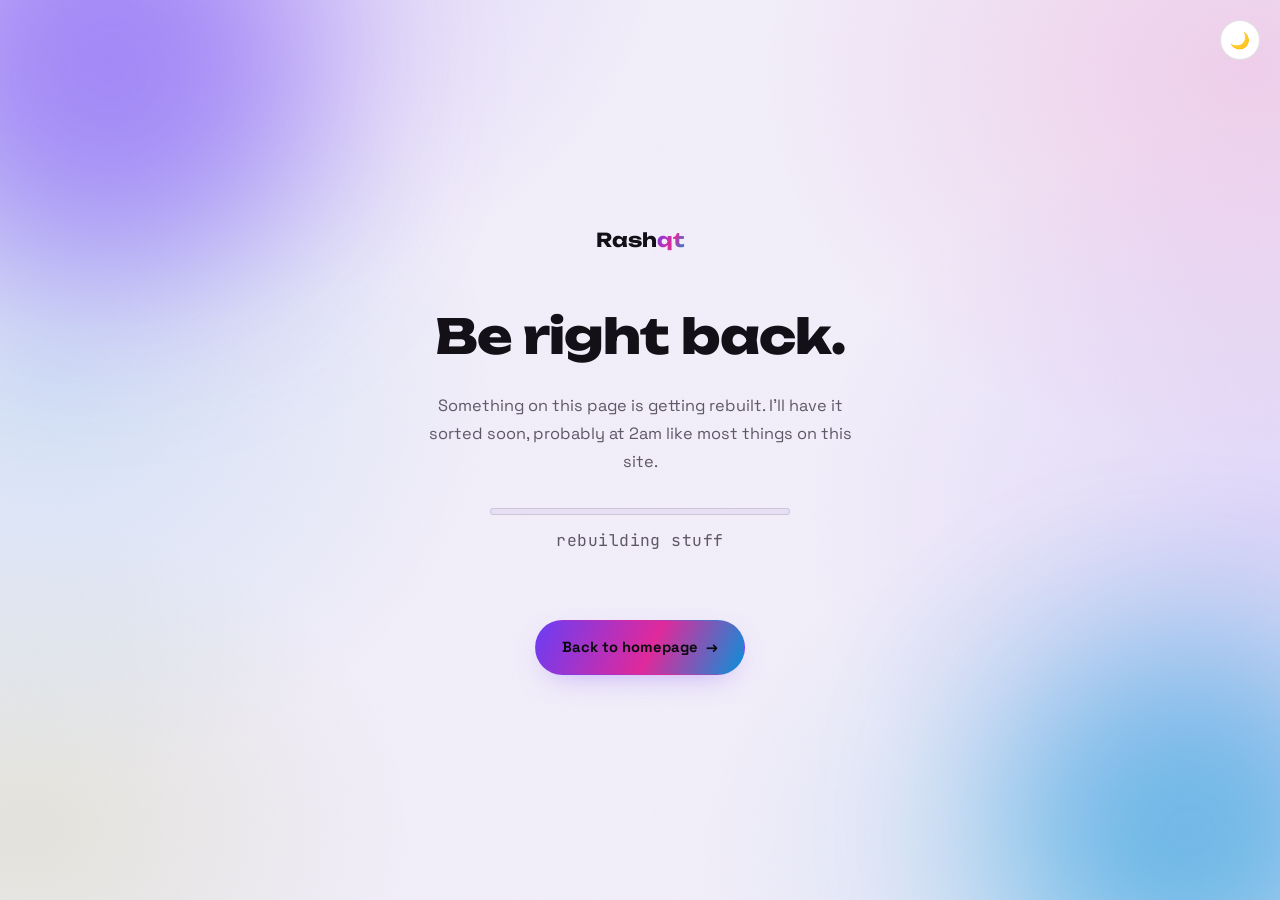
<file: maintenance.html>
<!DOCTYPE html>
<html lang="en" data-theme="light">
<head>
<meta charset="UTF-8">
<meta name="viewport" content="width=device-width, initial-scale=1.0">
<meta name="description" content="This part of Rashqt is temporarily down for maintenance.">
<meta name="robots" content="noindex, nofollow">
<meta name="theme-color" content="#faf6ee">
<title>Be right back — Rashqt</title>
<link rel="icon" type="image/x-icon" href="assets/favicon/favicon.ico">
<link rel="icon" type="image/png" sizes="32x32" href="assets/favicon/favicon-32.png">
<link rel="icon" type="image/png" sizes="16x16" href="assets/favicon/favicon-16.png">
<link rel="apple-touch-icon" sizes="180x180" href="assets/favicon/favicon-180.png">
<link rel="preconnect" href="https://fonts.googleapis.com">
<link rel="preconnect" href="https://fonts.gstatic.com" crossorigin>
<link href="https://fonts.googleapis.com/css2?family=Unbounded:wght@400;600;700;900&family=Space+Grotesk:wght@400;500;600;700&family=JetBrains+Mono:wght@400;500;600&display=swap" rel="stylesheet">
<link rel="stylesheet" href="style.css">
<style>
  .maint-wrap{
    min-height:100vh; display:flex; flex-direction:column; align-items:center; justify-content:center;
    text-align:center; padding:40px 20px; position:relative; overflow:hidden;
  }
  .maint-wrap .blob{position:absolute; border-radius:50%; filter:blur(90px); opacity:var(--blob-op);}
  .maint-logo{font-family:'Unbounded',sans-serif; font-weight:700; font-size:1.2rem; margin-bottom:40px; position:relative; z-index:2;}
  .maint-logo span{background:var(--grad); -webkit-background-clip:text; background-clip:text; color:transparent;}
  .maint-wrap h1{
    font-family:'Unbounded',sans-serif; font-weight:800; font-size:clamp(2rem,5vw,3rem);
    margin-bottom:16px; position:relative; z-index:2; letter-spacing:-.02em;
  }
  .maint-wrap p{color:var(--muted); max-width:440px; font-size:1.02rem; line-height:1.7; margin-bottom:32px; position:relative; z-index:2;}
  .maint-toggle{position:fixed; top:20px; right:20px; z-index:5;}

  .maint-progress-wrap{width:100%; max-width:300px; position:relative; z-index:2; margin-bottom:34px;}
  .maint-progress-bar{width:100%; height:7px; border-radius:999px; background:var(--bg-soft); overflow:hidden; border:1px solid var(--line);}
  .maint-progress-fill{height:100%; width:0%; border-radius:999px; background:var(--grad); animation:maintLoad 5s ease-in-out infinite;}
  @keyframes maintLoad{
    0%{width:2%;}
    50%{width:76%;}
    75%{width:91%;}
    90%{width:96%;}
    100%{width:2%;}
  }
  .maint-status{
    margin-top:12px; font-family:'JetBrains Mono',monospace; font-size:.76rem; color:var(--muted);
    letter-spacing:.03em; transition:opacity .4s ease, transform .4s ease;
  }
  .maint-status.fade{opacity:0; transform:translateY(4px);}
  @media(prefers-reduced-motion:reduce){
    .maint-progress-fill{animation:none; width:60%;}
    .maint-status{transition:none;}
  }
</style>
</head>
<body>
<button class="theme-toggle maint-toggle" id="themeToggle" aria-label="Toggle light/dark mode">🌙</button>

<div class="maint-wrap">
  <div class="blob blob1" style="width:420px; height:420px; background:var(--violet); top:-140px; left:-100px;"></div>
  <div class="blob blob2" style="width:380px; height:380px; background:var(--cyan); bottom:-120px; right:-100px;"></div>

  <a class="maint-logo" href="index.html">Rash<span>qt</span></a>
  <h1>Be right back.</h1>
  <p>Something on this page is getting rebuilt. I'll have it sorted soon, probably at 2am like most things on this site.</p>

  <div class="maint-progress-wrap">
    <div class="maint-progress-bar"><div class="maint-progress-fill"></div></div>
    <p class="maint-status" id="maintStatus">rebuilding stuff</p>
  </div>

  <a class="btn primary" href="index.html">Back to homepage <span class="arrow">→</span></a>
</div>

<script src="script.js"></script>
<script>
  var statuses = [
    'rebuilding stuff',
    'definitely almost done',
    'fixing one thing, breaking two more',
    'this will probably work',
    'debugging at 2am, as usual'
  ];
  var i = 0;
  var el = document.getElementById('maintStatus');
  if(el && !window.matchMedia('(prefers-reduced-motion: reduce)').matches){
    setInterval(function(){
      el.classList.add('fade');
      setTimeout(function(){
        i = (i + 1) % statuses.length;
        el.textContent = statuses[i];
        el.classList.remove('fade');
      }, 400);
    }, 3200);
  }
</script>
</body>
</html>
</file>
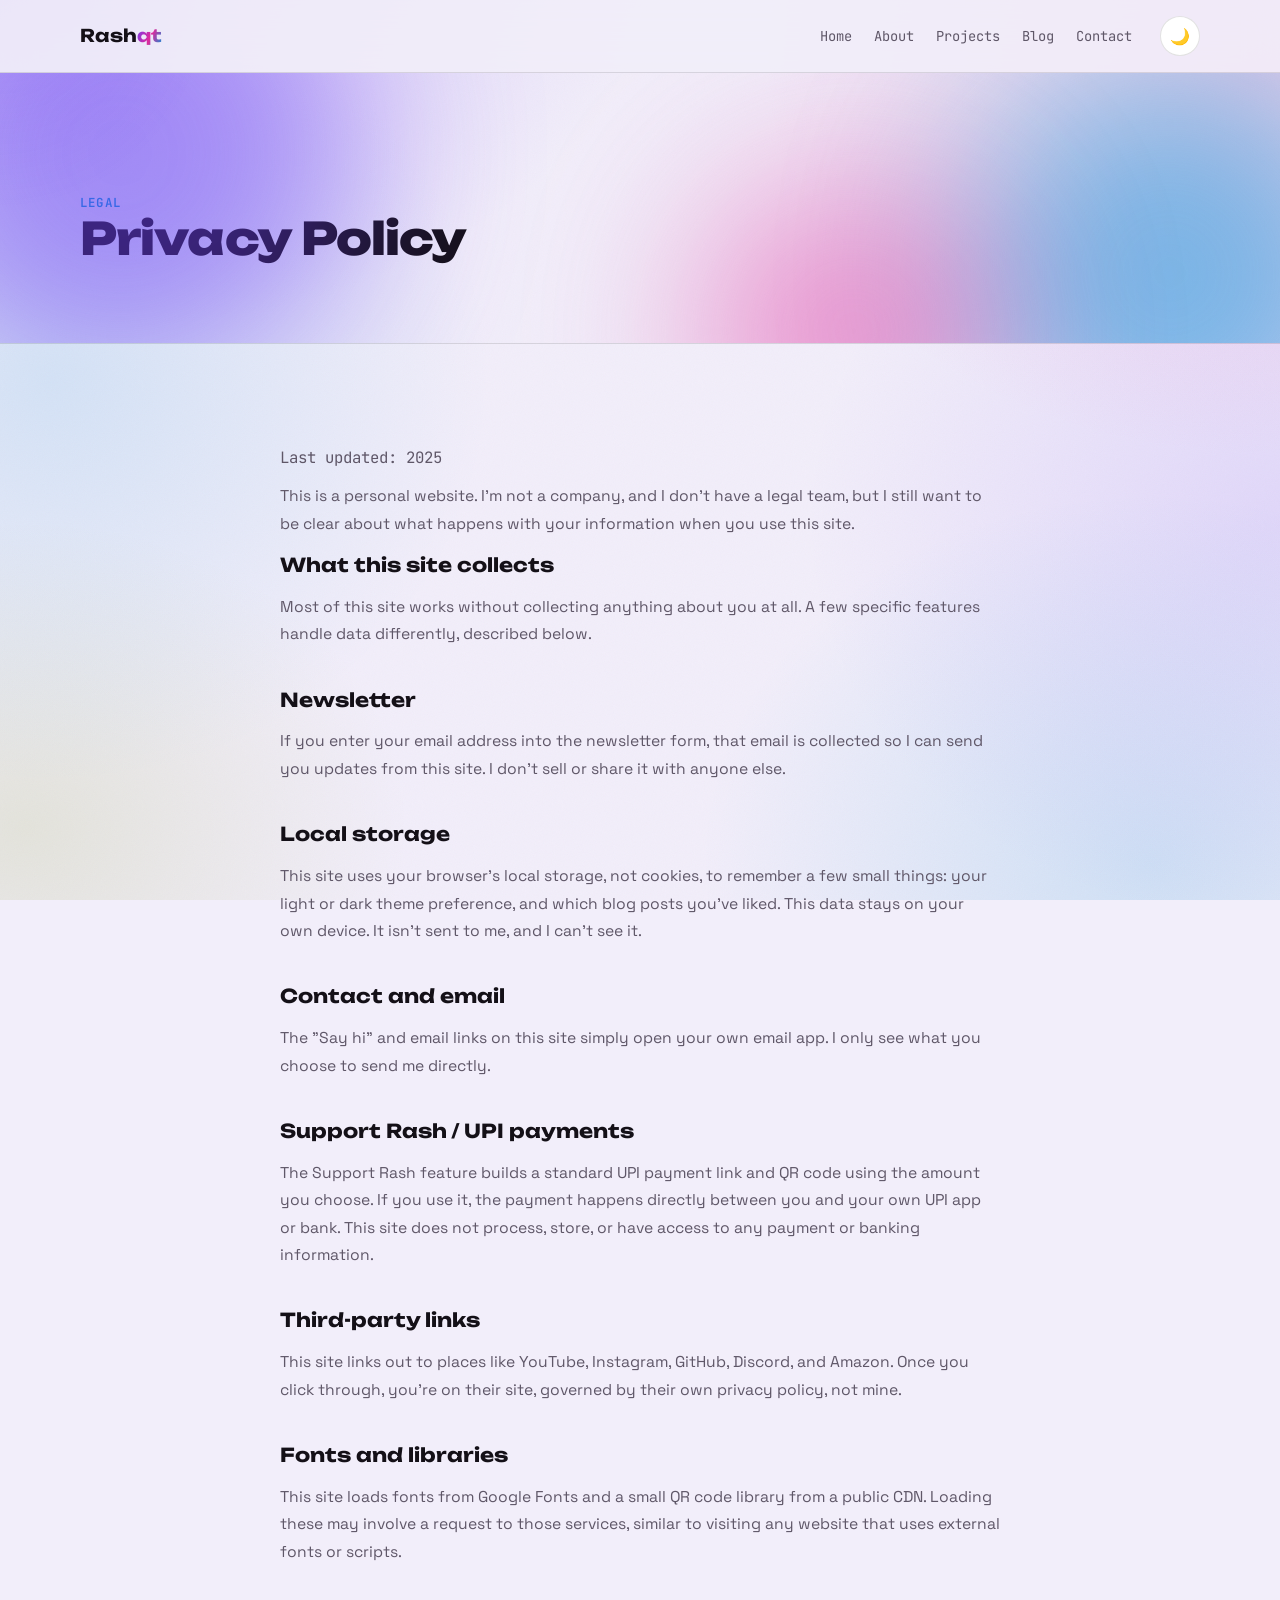
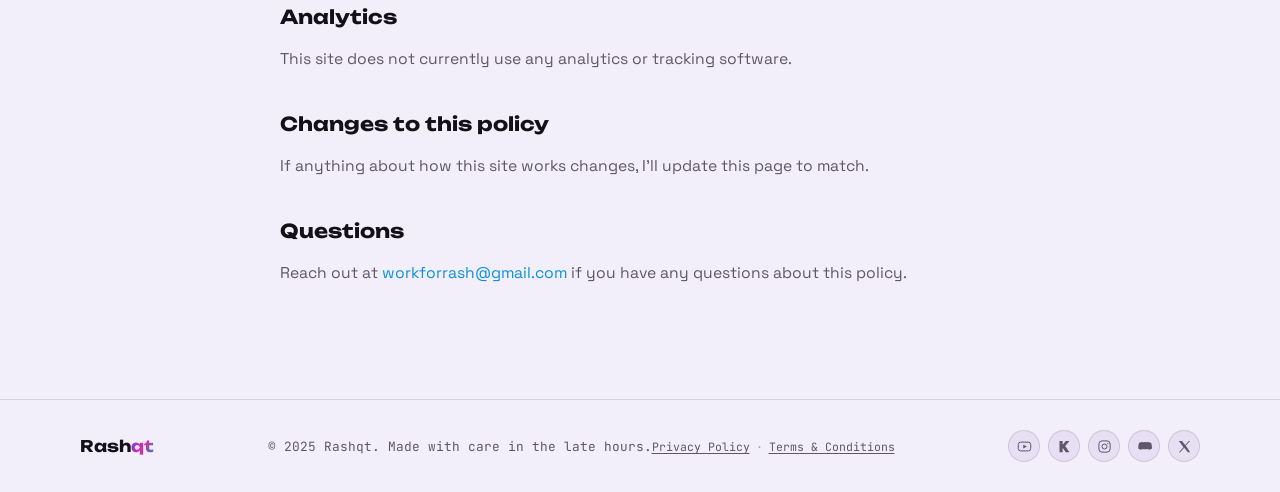
<file: privacy-policy.html>
<!DOCTYPE html>
<html lang="en" data-theme="light">
<head>
<meta charset="UTF-8">
<meta name="viewport" content="width=device-width, initial-scale=1.0">
<meta name="description" content="Privacy Policy for Rashqt — what data this site collects and how it's used.">
<meta name="robots" content="index, follow">
<link rel="canonical" href="https://rashqt.in/privacy-policy.html">
<meta name="theme-color" content="#faf6ee">
<title>Privacy Policy — Rashqt</title>
<link rel="icon" type="image/x-icon" href="assets/favicon/favicon.ico">
<link rel="icon" type="image/png" sizes="32x32" href="assets/favicon/favicon-32.png">
<link rel="icon" type="image/png" sizes="16x16" href="assets/favicon/favicon-16.png">
<link rel="apple-touch-icon" sizes="180x180" href="assets/favicon/favicon-180.png">
<link rel="preconnect" href="https://fonts.googleapis.com">
<link rel="preconnect" href="https://fonts.gstatic.com" crossorigin>
<link href="https://fonts.googleapis.com/css2?family=Unbounded:wght@400;600;700;900&family=Space+Grotesk:wght@400;500;600;700&family=JetBrains+Mono:wght@400;500;600&display=swap" rel="stylesheet">
<link rel="stylesheet" href="style.css">
<style>
  .legal-body{max-width:720px; margin:0 auto;}
  .legal-body h2{font-family:'Unbounded',sans-serif; font-size:1.2rem; font-weight:700; margin:36px 0 12px;}
  .legal-body h2:first-of-type{margin-top:0;}
  .legal-body p, .legal-body li{color:var(--muted); font-size:.98rem; line-height:1.75; margin-bottom:12px;}
  .legal-body ul{padding-left:20px; margin-bottom:16px;}
  .legal-updated{color:var(--muted); font-size:.8rem; font-family:'JetBrains Mono',monospace; margin-bottom:40px;}
</style>
</head>
<body>
<div class="progress" id="progress"></div>
<div class="cursor-glow" id="glow"></div>

<nav class="top"><div class="container navrow">
  <a class="logo" href="index.html">Rash<span>qt</span></a>
  <div class="nav-group">
    <div class="navlinks">
      <a href="index.html">Home</a><a href="about.html">About</a>
      <a href="projects.html">Projects</a><a href="blog.html">Blog</a><a href="index.html#contact">Contact</a>
    </div>
    <div class="nav-right">
      <button class="theme-toggle" id="themeToggle" aria-label="Toggle light/dark mode">🌙</button>
      <button class="burger" id="burger" aria-label="Toggle menu" aria-expanded="false"><span></span><span></span><span></span></button>
    </div>
  </div>
</div></nav>
<div class="mobile-menu" id="mobileMenu">
  <a href="index.html">Home</a><a href="about.html">About</a>
  <a href="projects.html">Projects</a><a href="blog.html">Blog</a><a href="index.html#contact">Contact</a>
</div>

<header class="hero page-hero">
  <div class="blob blob1"></div><div class="blob blob2"></div><div class="blob blob3"></div>
  <div class="container">
    <div class="eyebrow">Legal</div>
    <h1 class="page-title">Privacy Policy</h1>
  </div>
</header>

<section><div class="container">
  <div class="legal-body reveal">
    <p class="legal-updated">Last updated: 2025</p>

    <p>This is a personal website. I'm not a company, and I don't have a legal team, but I still want to be clear about what happens with your information when you use this site.</p>

    <h2>What this site collects</h2>
    <p>Most of this site works without collecting anything about you at all. A few specific features handle data differently, described below.</p>

    <h2>Newsletter</h2>
    <p>If you enter your email address into the newsletter form, that email is collected so I can send you updates from this site. I don't sell or share it with anyone else.</p>

    <h2>Local storage</h2>
    <p>This site uses your browser's local storage, not cookies, to remember a few small things: your light or dark theme preference, and which blog posts you've liked. This data stays on your own device. It isn't sent to me, and I can't see it.</p>

    <h2>Contact and email</h2>
    <p>The "Say hi" and email links on this site simply open your own email app. I only see what you choose to send me directly.</p>

    <h2>Support Rash / UPI payments</h2>
    <p>The Support Rash feature builds a standard UPI payment link and QR code using the amount you choose. If you use it, the payment happens directly between you and your own UPI app or bank. This site does not process, store, or have access to any payment or banking information.</p>

    <h2>Third-party links</h2>
    <p>This site links out to places like YouTube, Instagram, GitHub, Discord, and Amazon. Once you click through, you're on their site, governed by their own privacy policy, not mine.</p>

    <h2>Fonts and libraries</h2>
    <p>This site loads fonts from Google Fonts and a small QR code library from a public CDN. Loading these may involve a request to those services, similar to visiting any website that uses external fonts or scripts.</p>

    <h2>Analytics</h2>
    <p>This site does not currently use any analytics or tracking software.</p>

    <h2>Changes to this policy</h2>
    <p>If anything about how this site works changes, I'll update this page to match.</p>

    <h2>Questions</h2>
    <p>Reach out at <a href="mailto:workforrash@gmail.com" style="color:var(--cyan);">workforrash@gmail.com</a> if you have any questions about this policy.</p>
  </div>
</div></section>

<footer class="site-footer"><div class="container footer-grid">
  <a class="footer-brand" href="index.html">Rash<span>qt</span></a>
  <p class="footer-copy">© 2025 Rashqt. Made with care in the late hours.<span class="footer-legal"><a href="privacy-policy.html">Privacy Policy</a><span>·</span><a href="terms-and-conditions.html">Terms &amp; Conditions</a></span></p>
  <div class="footer-social">
    <a href="https://www.youtube.com/@Rashqt" target="_blank" rel="noopener" aria-label="YouTube"><svg viewBox="0 0 24 24" fill="none" stroke="currentColor" stroke-width="1.6"><rect x="2" y="5" width="20" height="14" rx="4"/><path d="M10 9l6 3-6 3z" fill="currentColor" stroke="none"/></svg></a>
    <a href="https://kick.com/rashqt" target="_blank" rel="noopener" aria-label="Kick"><svg viewBox="0 0 24 24" fill="currentColor"><path d="M4 3h5v6l5-6h6l-7 8 7 10h-6l-5-7v7H4z"/></svg></a>
    <a href="https://www.instagram.com/rashqt.x/" target="_blank" rel="noopener" aria-label="Instagram"><svg viewBox="0 0 24 24" fill="none" stroke="currentColor" stroke-width="1.6"><rect x="3" y="3" width="18" height="18" rx="5"/><circle cx="12" cy="12" r="4"/><circle cx="17.2" cy="6.8" r="1" fill="currentColor" stroke="none"/></svg></a>
    <a href="https://discord.com/users/1288874094934097920" target="_blank" rel="noopener" aria-label="Discord"><svg viewBox="0 0 24 24" fill="currentColor"><path d="M8 4.5c-2.8.6-4.6 1.8-4.6 1.8S2 9 2 15c0 0 1.7 1.9 5.3 2.1l.9-1.4c-1.5-.4-2.3-1-2.3-1s.2.1.5.3c2 1 4.4 1.5 6.6 1.5s4.6-.5 6.6-1.5c.3-.2.5-.3.5-.3s-.8.6-2.3 1l.9 1.4c3.6-.2 5.3-2.1 5.3-2.1 0-6-1.4-8.7-1.4-8.7S18.8 5.1 16 4.5l-.3.7c1.7.5 2.7 1.1 2.7 1.1a15 15 0 0 0-13 0s1-.6 2.7-1.1L8 4.5z"/><circle cx="9" cy="12" r="1.3"/><circle cx="15" cy="12" r="1.3"/></svg></a>
    <a href="#" target="_blank" rel="noopener" aria-label="X"><svg viewBox="0 0 24 24" fill="currentColor"><path d="M13.9 10.5 21 3h-2l-6.1 6.5L8 3H3l7.4 10.2L3 21h2l6.5-6.9L17.5 21H21z"/></svg></a>
  </div>
</div></footer>

<script src="script.js"></script>
</body>
</html>
</file>
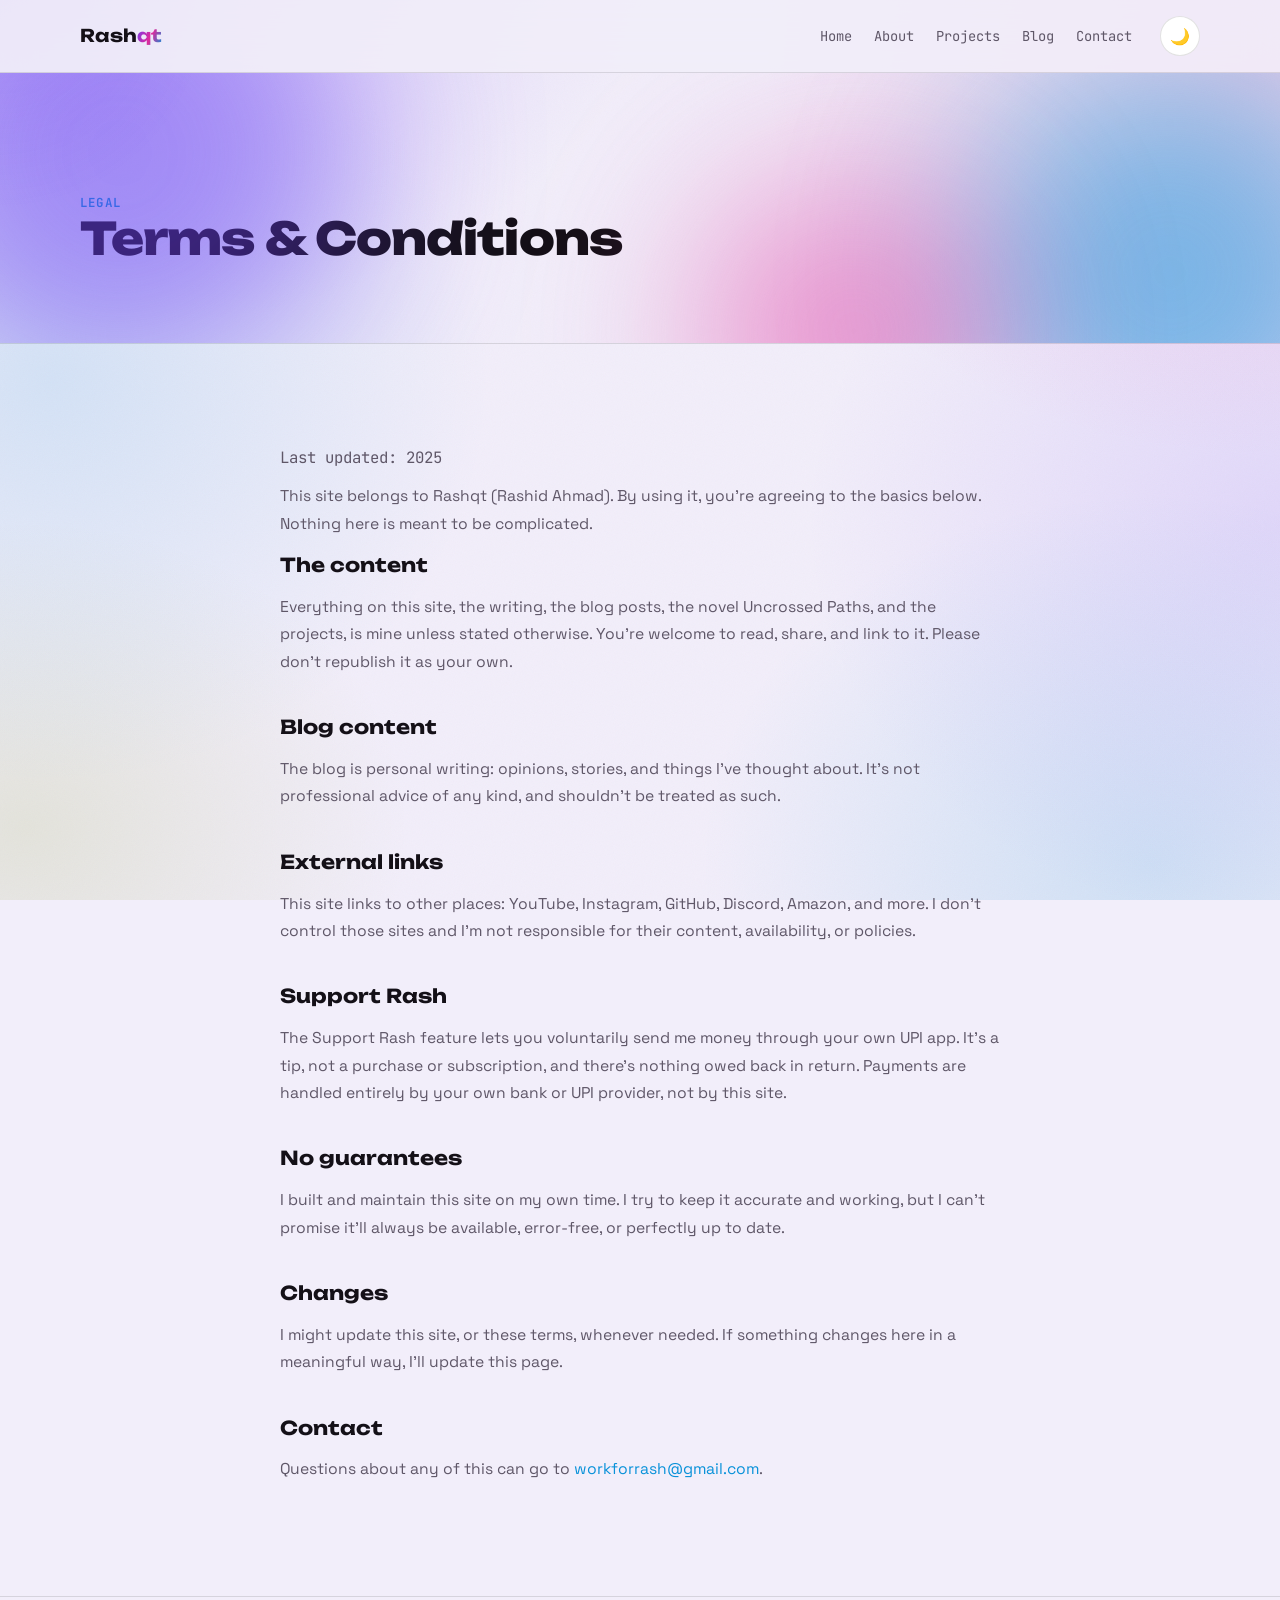
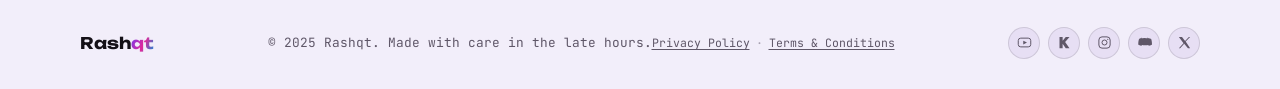
<file: terms-and-conditions.html>
<!DOCTYPE html>
<html lang="en" data-theme="light">
<head>
<meta charset="UTF-8">
<meta name="viewport" content="width=device-width, initial-scale=1.0">
<meta name="description" content="Terms and Conditions for Rashqt.">
<meta name="robots" content="index, follow">
<link rel="canonical" href="https://rashqt.in/terms-and-conditions.html">
<meta name="theme-color" content="#faf6ee">
<title>Terms & Conditions — Rashqt</title>
<link rel="icon" type="image/x-icon" href="assets/favicon/favicon.ico">
<link rel="icon" type="image/png" sizes="32x32" href="assets/favicon/favicon-32.png">
<link rel="icon" type="image/png" sizes="16x16" href="assets/favicon/favicon-16.png">
<link rel="apple-touch-icon" sizes="180x180" href="assets/favicon/favicon-180.png">
<link rel="preconnect" href="https://fonts.googleapis.com">
<link rel="preconnect" href="https://fonts.gstatic.com" crossorigin>
<link href="https://fonts.googleapis.com/css2?family=Unbounded:wght@400;600;700;900&family=Space+Grotesk:wght@400;500;600;700&family=JetBrains+Mono:wght@400;500;600&display=swap" rel="stylesheet">
<link rel="stylesheet" href="style.css">
<style>
  .legal-body{max-width:720px; margin:0 auto;}
  .legal-body h2{font-family:'Unbounded',sans-serif; font-size:1.2rem; font-weight:700; margin:36px 0 12px;}
  .legal-body h2:first-of-type{margin-top:0;}
  .legal-body p, .legal-body li{color:var(--muted); font-size:.98rem; line-height:1.75; margin-bottom:12px;}
  .legal-body ul{padding-left:20px; margin-bottom:16px;}
  .legal-updated{color:var(--muted); font-size:.8rem; font-family:'JetBrains Mono',monospace; margin-bottom:40px;}
</style>
</head>
<body>
<div class="progress" id="progress"></div>
<div class="cursor-glow" id="glow"></div>

<nav class="top"><div class="container navrow">
  <a class="logo" href="index.html">Rash<span>qt</span></a>
  <div class="nav-group">
    <div class="navlinks">
      <a href="index.html">Home</a><a href="about.html">About</a>
      <a href="projects.html">Projects</a><a href="blog.html">Blog</a><a href="index.html#contact">Contact</a>
    </div>
    <div class="nav-right">
      <button class="theme-toggle" id="themeToggle" aria-label="Toggle light/dark mode">🌙</button>
      <button class="burger" id="burger" aria-label="Toggle menu" aria-expanded="false"><span></span><span></span><span></span></button>
    </div>
  </div>
</div></nav>
<div class="mobile-menu" id="mobileMenu">
  <a href="index.html">Home</a><a href="about.html">About</a>
  <a href="projects.html">Projects</a><a href="blog.html">Blog</a><a href="index.html#contact">Contact</a>
</div>

<header class="hero page-hero">
  <div class="blob blob1"></div><div class="blob blob2"></div><div class="blob blob3"></div>
  <div class="container">
    <div class="eyebrow">Legal</div>
    <h1 class="page-title">Terms & Conditions</h1>
  </div>
</header>

<section><div class="container">
  <div class="legal-body reveal">
    <p class="legal-updated">Last updated: 2025</p>

    <p>This site belongs to Rashqt (Rashid Ahmad). By using it, you're agreeing to the basics below. Nothing here is meant to be complicated.</p>

    <h2>The content</h2>
    <p>Everything on this site, the writing, the blog posts, the novel Uncrossed Paths, and the projects, is mine unless stated otherwise. You're welcome to read, share, and link to it. Please don't republish it as your own.</p>

    <h2>Blog content</h2>
    <p>The blog is personal writing: opinions, stories, and things I've thought about. It's not professional advice of any kind, and shouldn't be treated as such.</p>

    <h2>External links</h2>
    <p>This site links to other places: YouTube, Instagram, GitHub, Discord, Amazon, and more. I don't control those sites and I'm not responsible for their content, availability, or policies.</p>

    <h2>Support Rash</h2>
    <p>The Support Rash feature lets you voluntarily send me money through your own UPI app. It's a tip, not a purchase or subscription, and there's nothing owed back in return. Payments are handled entirely by your own bank or UPI provider, not by this site.</p>

    <h2>No guarantees</h2>
    <p>I built and maintain this site on my own time. I try to keep it accurate and working, but I can't promise it'll always be available, error-free, or perfectly up to date.</p>

    <h2>Changes</h2>
    <p>I might update this site, or these terms, whenever needed. If something changes here in a meaningful way, I'll update this page.</p>

    <h2>Contact</h2>
    <p>Questions about any of this can go to <a href="mailto:workforrash@gmail.com" style="color:var(--cyan);">workforrash@gmail.com</a>.</p>
  </div>
</div></section>

<footer class="site-footer"><div class="container footer-grid">
  <a class="footer-brand" href="index.html">Rash<span>qt</span></a>
  <p class="footer-copy">© 2025 Rashqt. Made with care in the late hours.<span class="footer-legal"><a href="privacy-policy.html">Privacy Policy</a><span>·</span><a href="terms-and-conditions.html">Terms &amp; Conditions</a></span></p>
  <div class="footer-social">
    <a href="https://www.youtube.com/@Rashqt" target="_blank" rel="noopener" aria-label="YouTube"><svg viewBox="0 0 24 24" fill="none" stroke="currentColor" stroke-width="1.6"><rect x="2" y="5" width="20" height="14" rx="4"/><path d="M10 9l6 3-6 3z" fill="currentColor" stroke="none"/></svg></a>
    <a href="https://kick.com/rashqt" target="_blank" rel="noopener" aria-label="Kick"><svg viewBox="0 0 24 24" fill="currentColor"><path d="M4 3h5v6l5-6h6l-7 8 7 10h-6l-5-7v7H4z"/></svg></a>
    <a href="https://www.instagram.com/rashqt.x/" target="_blank" rel="noopener" aria-label="Instagram"><svg viewBox="0 0 24 24" fill="none" stroke="currentColor" stroke-width="1.6"><rect x="3" y="3" width="18" height="18" rx="5"/><circle cx="12" cy="12" r="4"/><circle cx="17.2" cy="6.8" r="1" fill="currentColor" stroke="none"/></svg></a>
    <a href="https://discord.com/users/1288874094934097920" target="_blank" rel="noopener" aria-label="Discord"><svg viewBox="0 0 24 24" fill="currentColor"><path d="M8 4.5c-2.8.6-4.6 1.8-4.6 1.8S2 9 2 15c0 0 1.7 1.9 5.3 2.1l.9-1.4c-1.5-.4-2.3-1-2.3-1s.2.1.5.3c2 1 4.4 1.5 6.6 1.5s4.6-.5 6.6-1.5c.3-.2.5-.3.5-.3s-.8.6-2.3 1l.9 1.4c3.6-.2 5.3-2.1 5.3-2.1 0-6-1.4-8.7-1.4-8.7S18.8 5.1 16 4.5l-.3.7c1.7.5 2.7 1.1 2.7 1.1a15 15 0 0 0-13 0s1-.6 2.7-1.1L8 4.5z"/><circle cx="9" cy="12" r="1.3"/><circle cx="15" cy="12" r="1.3"/></svg></a>
    <a href="#" target="_blank" rel="noopener" aria-label="X"><svg viewBox="0 0 24 24" fill="currentColor"><path d="M13.9 10.5 21 3h-2l-6.1 6.5L8 3H3l7.4 10.2L3 21h2l6.5-6.9L17.5 21H21z"/></svg></a>
  </div>
</div></footer>

<script src="script.js"></script>
</body>
</html>
</file>
<file: style.css>
:root{
  --bg:#07070b; --bg-soft:#0e0e16; --card:#121219;
  --text:#f6f5f9; --muted:#9b98a8; --line:rgba(246,245,249,.09);
  --violet:#8b5cf6; --pink:#f472b6; --cyan:#22d3ee; --lime:#d7ff3f;
  --grad:linear-gradient(115deg,var(--violet),var(--pink) 55%,var(--cyan));
  --nav-bg:rgba(7,7,11,.72); --menu-bg:rgba(7,7,11,.98); --glow:rgba(139,92,246,.14);
  --blob-op:.55;
}
[data-theme="light"]{
  --bg:#f2eefa; --bg-soft:#e7dff4; --card:#ffffff;
  --text:#141017; --muted:#5f5768; --line:rgba(20,16,23,.12);
  --violet:#6a3df5; --pink:#e0299b; --cyan:#0891d9; --lime:#7a9500;
  --nav-bg:rgba(242,238,250,.86); --menu-bg:rgba(242,238,250,.97); --glow:rgba(106,61,245,.16);
  --blob-op:.5;
  --card-shadow:0 18px 40px -22px rgba(106,61,245,.32);
  --mesh-bg:
    radial-gradient(ellipse 900px 620px at 8% -6%, rgba(106,61,245,.20), transparent 62%),
    radial-gradient(ellipse 820px 640px at 98% 8%, rgba(224,41,155,.16), transparent 60%),
    radial-gradient(ellipse 760px 700px at 4% 42%, rgba(8,145,217,.13), transparent 58%),
    radial-gradient(ellipse 820px 700px at 100% 58%, rgba(106,61,245,.13), transparent 58%),
    radial-gradient(ellipse 780px 640px at 90% 96%, rgba(8,145,217,.15), transparent 58%),
    radial-gradient(ellipse 700px 560px at 2% 92%, rgba(122,149,0,.12), transparent 55%);
}
[data-theme="light"] body{background-image:var(--mesh-bg); background-attachment:fixed;}
[data-theme="light"] body::before{
  content:''; position:fixed; inset:0; z-index:-1; pointer-events:none; opacity:.035;
  background-image:url("data:image/svg+xml,%3Csvg xmlns='http://www.w3.org/2000/svg' width='140' height='140'%3E%3Cfilter id='n'%3E%3CfeTurbulence type='fractalNoise' baseFrequency='0.9' numOctaves='2' stitchTiles='stitch'/%3E%3C/filter%3E%3Crect width='100%25' height='100%25' filter='url(%23n)'/%3E%3C/svg%3E");
}
[data-theme="light"] .card, [data-theme="light"] .blog-card, [data-theme="light"] .collage-card, [data-theme="light"] .book-card, [data-theme="light"] .cta-band, [data-theme="light"] .newsletter-box, [data-theme="light"] .modal{
  box-shadow:var(--card-shadow);
}
[data-theme="light"] .card:hover{box-shadow:0 24px 54px -20px rgba(106,61,245,.4);}
html{transition:background-color .4s ease;}
*{box-sizing:border-box;margin:0;padding:0;}
html{scroll-behavior:smooth;}
body{
  font-family:'Space Grotesk',sans-serif; background:var(--bg); color:var(--text);
  line-height:1.65; overflow-x:hidden; transition:background-color .4s ease, color .4s ease;
}
a{color:inherit; text-decoration:none; touch-action:manipulation;}
::selection{background:var(--lime); color:#0a0a0f;}
:focus-visible{outline:2px solid var(--lime); outline-offset:3px;}
.container{width:min(1120px,92%); margin:auto;}
.mono{font-family:'JetBrains Mono',monospace;}
.disp{font-family:'Unbounded',sans-serif;}

/* scroll progress */
.progress{position:fixed; top:0; left:0; height:3px; width:0%; background:var(--grad); z-index:200; transition:width .1s linear;}

/* cursor glow (desktop only, respects reduced motion) */
.cursor-glow{
  position:fixed; width:420px; height:420px; border-radius:50%; pointer-events:none; z-index:1;
  background:radial-gradient(circle,var(--glow),transparent 70%);
  transform:translate(-50%,-50%); transition:opacity .3s; opacity:0; left:0; top:0;
}
@media(hover:hover) and (pointer:fine){ .cursor-glow{opacity:1;} }

/* nav */
nav.top{position:sticky; top:0; z-index:100; background:var(--nav-bg); backdrop-filter:blur(16px); border-bottom:1px solid var(--line); transition:background-color .4s ease, border-color .4s ease;}
.navrow{height:72px; display:flex; align-items:center; justify-content:space-between;}
.nav-group{display:flex; align-items:center; gap:28px;}
.nav-right{display:flex; align-items:center; gap:10px;}
.logo{font-family:'Unbounded',sans-serif; font-weight:700; font-size:1.1rem;}
.logo span{background:var(--grad); -webkit-background-clip:text; background-clip:text; color:transparent;}
.navlinks{display:flex; gap:22px; font-size:.86rem; color:var(--muted); font-family:'JetBrains Mono',monospace;}
.navlinks a{position:relative; transition:color .25s;}
.navlinks a.active{color:var(--text);}
.navlinks a::after{content:''; position:absolute; left:0; bottom:-6px; width:0; height:1px; background:var(--lime); transition:width .25s;}
.navlinks a:hover{color:var(--text);}
.navlinks a:hover::after, .navlinks a.active::after{width:100%;}
.theme-toggle{
  width:40px; height:40px; border-radius:50%; border:1px solid var(--line); background:var(--card);
  display:flex; align-items:center; justify-content:center; font-size:1rem; cursor:pointer; flex-shrink:0;
  transition:transform .35s, background-color .3s, border-color .3s;
}
.theme-toggle:hover{transform:rotate(18deg) scale(1.08); border-color:var(--cyan);}
.burger{display:none; flex-direction:column; gap:5px; background:none; border:0; padding:12px; cursor:pointer; z-index:110; touch-action:manipulation;}
.burger span{display:block; width:22px; height:2px; background:var(--text); transition:transform .3s, opacity .3s, background-color .3s;}
.burger.open span:nth-child(1){transform:translateY(7px) rotate(45deg);}
.burger.open span:nth-child(2){opacity:0;}
.burger.open span:nth-child(3){transform:translateY(-7px) rotate(-45deg);}
.mobile-menu{
  position:fixed; inset:72px 0 0 0; background:var(--menu-bg); backdrop-filter:blur(18px);
  z-index:99; display:flex; flex-direction:column; align-items:center; justify-content:center; gap:26px;
  transform:translateY(-12px); opacity:0; pointer-events:none; transition:opacity .3s, transform .3s, background-color .4s ease;
}
.mobile-menu.open{opacity:1; transform:translateY(0); pointer-events:auto;}
.mobile-menu a{font-family:'Unbounded',sans-serif; font-size:1.3rem; color:var(--text);}
@media(max-width:760px){
  .navlinks{display:none;}
  .nav-support-btn{display:none;}
  .burger{display:flex;}
  .mobile-menu{inset:64px 0 0 0;}
}
@media(min-width:761px){ .mobile-menu{display:none;} }

/* hero */
.hero{position:relative; min-height:calc(100vh - 72px); display:flex; align-items:center; padding:90px 0 70px; overflow:hidden;}
.hero.page-hero{min-height:auto; padding:120px 0 60px;}
.blob{position:absolute; border-radius:50%; filter:blur(90px); opacity:var(--blob-op); z-index:0; will-change:transform; transition:opacity .4s ease;}
.blob1{width:480px; height:480px; background:var(--violet); top:-160px; left:-120px; animation:float1 16s ease-in-out infinite;}
.blob2{width:420px; height:420px; background:var(--cyan); bottom:-140px; right:-100px; animation:float2 18s ease-in-out infinite;}
.blob3{width:300px; height:300px; background:var(--pink); top:40%; left:55%; animation:float3 20s ease-in-out infinite;}
@keyframes float1{0%,100%{transform:translate(0,0) scale(1);} 50%{transform:translate(60px,40px) scale(1.12);}}
@keyframes float2{0%,100%{transform:translate(0,0) scale(1);} 50%{transform:translate(-50px,-30px) scale(1.08);}}
@keyframes float3{0%,100%{transform:translate(0,0) scale(1);} 50%{transform:translate(-40px,50px) scale(1.15);}}

.hero-inner{position:relative; z-index:2;}
.pill-row{display:flex; gap:10px; flex-wrap:wrap; margin-bottom:26px;}
.pill{
  font-family:'JetBrains Mono',monospace; font-size:.74rem; letter-spacing:.04em;
  padding:7px 14px; border-radius:999px; border:1px solid var(--line); color:var(--muted);
  display:flex; align-items:center; gap:7px; background:rgba(255,255,255,.02);
}
.pill .dot{width:6px; height:6px; border-radius:50%; background:var(--lime); box-shadow:0 0 8px var(--lime);}

h1.hero-title{
  font-family:'Unbounded',sans-serif; font-weight:900; letter-spacing:-.02em;
  font-size:clamp(2.4rem,6.5vw,4.6rem); line-height:1; margin:0 0 24px;
}
h1.hero-title .grad{background:var(--grad); -webkit-background-clip:text; background-clip:text; color:transparent;}
.letter{display:inline-block; opacity:0; transform:translateY(40px) rotate(4deg); animation:letterIn .7s cubic-bezier(.2,.8,.2,1) forwards;}
.letter.space{width:.28em;}
@keyframes letterIn{to{opacity:1; transform:translateY(0) rotate(0);}}

.page-title{
  font-family:'Unbounded',sans-serif; font-weight:800; letter-spacing:-.02em;
  font-size:clamp(1.9rem,4.5vw,2.8rem); line-height:1.1; margin:0 0 20px;
}

.hero p.lede{max-width:600px; color:var(--muted); font-size:1.12rem; margin-bottom:34px;}
.buttons{display:flex; gap:14px; flex-wrap:wrap;}
.btn{
  position:relative; display:inline-flex; align-items:center; gap:8px;
  padding:14px 26px; border-radius:999px; font-weight:600; font-size:.92rem;
  border:1px solid var(--line); background:var(--card); color:var(--text);
  overflow:hidden; isolation:isolate; cursor:pointer;
  transition:transform .25s, border-color .25s, background-color .25s, color .25s, box-shadow .25s;
}
.btn::before{
  content:''; position:absolute; inset:0; z-index:-1;
  background:linear-gradient(120deg, transparent, rgba(255,255,255,.35), transparent);
  transform:translateX(-130%) skewX(-20deg); transition:transform .65s ease;
}
.btn:hover::before{transform:translateX(130%) skewX(-20deg);}
.btn:hover{transform:translateY(-3px); border-color:var(--cyan); box-shadow:0 14px 26px -16px rgba(139,92,246,.5);}
.btn .arrow{display:inline-block; transition:transform .25s;}
.btn:hover .arrow{transform:translateX(4px);}
.btn.primary{background:var(--grad); color:#0a0a0f; border-color:transparent; font-weight:700; box-shadow:0 10px 30px -14px rgba(139,92,246,.6);}
.btn.primary:hover{transform:translateY(-3px) scale(1.03); box-shadow:0 16px 36px -14px rgba(139,92,246,.7);}
.btn.ghost{
  background-image:linear-gradient(var(--card),var(--card)), var(--grad);
  background-origin:border-box; background-clip:padding-box, border-box;
  border:1.5px solid transparent;
}

/* marquee ticker */
.ticker-wrap{border-top:1px solid var(--line); border-bottom:1px solid var(--line); background:var(--bg-soft); overflow:hidden; padding:16px 0;}
.ticker{display:flex; width:max-content; gap:48px; animation:scrollX 26s linear infinite;}
.ticker-wrap:hover .ticker{animation-play-state:paused;}
.ticker span{font-family:'JetBrains Mono',monospace; font-size:.85rem; color:var(--muted); white-space:nowrap; display:flex; align-items:center; gap:10px;}
.ticker span::before{content:'◆'; color:var(--cyan); font-size:.6rem;}
@keyframes scrollX{from{transform:translateX(0);} to{transform:translateX(-50%);}}

/* sections */
section{padding:100px 0; border-top:1px solid var(--line); position:relative; transition:border-color .4s ease;}
.eyebrow{font-family:'JetBrains Mono',monospace; color:var(--cyan); font-weight:600; letter-spacing:.1em; text-transform:uppercase; font-size:.78rem;}
.section-title{font-family:'Unbounded',sans-serif; font-size:clamp(1.5rem,2.6vw,2.1rem); letter-spacing:-.02em; margin:14px 0 40px; font-weight:700;}
.section-foot{display:flex; align-items:center; justify-content:space-between; gap:20px; flex-wrap:wrap; margin-bottom:40px;}
.section-foot .section-title{margin-bottom:0;}

.reveal{opacity:0; transform:translateY(28px); transition:opacity .7s ease, transform .7s ease;}
.reveal.in{opacity:1; transform:translateY(0);}

.about-grid{display:grid; grid-template-columns:1fr 1.35fr; gap:56px;}
.about-grid p{color:var(--muted); font-size:1.03rem; margin-bottom:16px;}
.strengths{display:flex; flex-wrap:wrap; gap:9px;}
.tag{border:1px solid var(--line); padding:8px 13px; border-radius:999px; color:#cfcdd8; font-size:.8rem; font-family:'JetBrains Mono',monospace; transition:.25s;}
[data-theme="light"] .tag{color:#4a4232;}
.tag:hover{border-color:var(--pink); color:var(--pink);}

.grid2{display:grid; grid-template-columns:repeat(auto-fit,minmax(260px,1fr)); gap:18px;}
.grid3{display:grid; grid-template-columns:repeat(auto-fit,minmax(230px,1fr)); gap:18px;}
@media(min-width:1000px){ .grid3{grid-template-columns:repeat(3,1fr);} }
.card{
  background:var(--card); border:1px solid var(--line); border-radius:20px; padding:28px;
  transition:transform .35s, border-color .35s, box-shadow .35s, background-color .35s; transform-style:preserve-3d; will-change:transform;
}
.card:hover{border-color:rgba(139,92,246,.5); box-shadow:0 20px 50px -20px rgba(139,92,246,.35);}
.card h3{font-family:'Unbounded',sans-serif; font-size:1.05rem; margin-bottom:10px; font-weight:600;}
.card p, .card li{color:var(--muted); font-size:.93rem;}

/* quote strip */
.quote-strip{padding:64px 0; background:var(--bg-soft); border-top:1px solid var(--line); border-bottom:1px solid var(--line); transition:background-color .4s ease, border-color .4s ease;}
.quote-box{max-width:760px; margin:auto; text-align:center;}
.quote-mark{font-family:'Unbounded',sans-serif; font-size:2.4rem; color:var(--violet); line-height:1; margin-bottom:6px; opacity:.7;}
.quote-text{font-family:'Unbounded',sans-serif; font-weight:600; font-size:clamp(1.05rem,2.6vw,1.55rem); line-height:1.5; transition:opacity .5s ease, transform .5s ease;}
.quote-text.fade{opacity:0; transform:translateY(8px);}
.quote-dots{display:flex; gap:8px; justify-content:center; margin-top:22px;}
.quote-dots span{width:6px; height:6px; border-radius:50%; background:var(--line); transition:background-color .3s, transform .3s;}
.quote-dots span.active{background:var(--cyan); transform:scale(1.3);}

/* featured writing / book card */
.book-card{display:flex; gap:40px; align-items:center; flex-wrap:wrap; background:var(--card); border:1px solid var(--line); border-radius:24px; padding:36px; transition:background-color .35s, border-color .35s;}
.book-cover{
  width:200px; height:319px; flex-shrink:0; border-radius:14px; background:var(--bg-soft);
  box-shadow:0 22px 50px -18px rgba(139,92,246,.55); position:relative; overflow:hidden;
}
.book-cover img{width:100%; height:100%; object-fit:cover; display:block;}
.book-info{flex:1; min-width:240px;}
.book-info p{color:var(--muted); font-size:.98rem; line-height:1.75; max-width:560px; margin:14px 0 22px;}

/* uncrossed-paths.html novel header */
.novel-header{display:flex; gap:44px; align-items:flex-start; flex-wrap:wrap;}
.novel-cover{width:220px; height:351px;}
.novel-header-info{flex:1; min-width:280px;}
.novel-stats{display:flex; gap:28px; margin:18px 0 20px; flex-wrap:wrap;}
.novel-stat{display:flex; flex-direction:column;}
.novel-stat-num{font-family:'Unbounded',sans-serif; font-weight:700; font-size:1.4rem;}
.novel-stat-label{color:var(--muted); font-size:.75rem; text-transform:uppercase; letter-spacing:.06em; margin-top:2px;}
.novel-meta-list{display:flex; flex-direction:column; gap:6px; font-size:.85rem; color:var(--muted); margin-bottom:18px;}
.novel-meta-list strong{color:var(--text);}
.novel-tagline{color:var(--muted); font-size:1rem; line-height:1.7; max-width:520px;}
.coming-soon-badge{
  font-size:.62rem; text-transform:uppercase; letter-spacing:.05em; background:var(--bg-soft);
  padding:2px 7px; border-radius:999px; margin-left:6px; font-family:'JetBrains Mono',monospace;
}
@media(max-width:600px){
  .novel-header{flex-direction:column; align-items:center; text-align:center;}
  .novel-cover{margin:0 auto;}
  .novel-stats{justify-content:center;}
  .novel-meta-list{align-items:center;}
}

/* blog cards */
.blog-card{display:flex; flex-direction:column; gap:6px; text-align:left;}
.blog-date{color:var(--cyan); font-size:.72rem; letter-spacing:.06em; text-transform:uppercase;}
.blog-card h3{margin-top:6px;}
.arrow-link{margin-top:6px; color:var(--cyan); font-weight:600; font-size:.85rem;}
.arrow-link::after{content:' →'; transition:margin .2s;}
.blog-card:hover .arrow-link::after{margin-left:6px;}

/* share row */
.share-row{display:flex; gap:8px; margin-top:16px; padding-top:14px; border-top:1px solid var(--line); flex-wrap:wrap; align-items:center;}
.share-btn{
  width:34px; height:34px; border-radius:50%; display:flex; align-items:center; justify-content:center;
  background:var(--bg-soft); border:1px solid var(--line); padding:0;
  transition:transform .2s, background-color .25s, color .25s, border-color .25s, box-shadow .25s; cursor:pointer; color:var(--muted);
}
.share-btn svg{width:17px; height:17px; display:block; flex-shrink:0;}
.share-btn:hover{transform:translateY(-2px) scale(1.08);}

/* Brand icons keep their glow visible at rest; hover just intensifies it */
.share-btn.fb{color:#1877f2; border-color:rgba(24,119,242,.35); box-shadow:0 0 10px rgba(24,119,242,.35);}
.share-btn.fb:hover{background:#1877f2; color:#fff; border-color:#1877f2; box-shadow:0 0 18px rgba(24,119,242,.65);}
.share-btn.x{color:var(--text); border-color:rgba(120,120,130,.4); box-shadow:0 0 10px rgba(120,120,130,.35);}
.share-btn.x:hover{background:#000; color:#fff; border-color:#000; box-shadow:0 0 18px rgba(0,0,0,.5);}
.share-btn.wa{color:#25d366; border-color:rgba(37,211,102,.35); box-shadow:0 0 10px rgba(37,211,102,.35);}
.share-btn.wa:hover{background:#25d366; color:#fff; border-color:#25d366; box-shadow:0 0 18px rgba(37,211,102,.65);}
.share-btn.ig{color:#dd2a7b; border-color:rgba(221,42,123,.35); box-shadow:0 0 10px rgba(221,42,123,.3);}
.share-btn.ig:hover{background:linear-gradient(45deg,#f58529,#dd2a7b,#8134af,#515bd4); color:#fff; border-color:transparent; box-shadow:0 0 18px rgba(221,42,123,.55);}

.share-btn.copy-link-text{
  width:auto; height:34px; border-radius:999px; padding:0 14px; gap:7px;
  font-size:.78rem; font-family:'JetBrains Mono',monospace; font-weight:600;
  color:var(--cyan); border-color:rgba(34,211,238,.35); box-shadow:0 0 10px rgba(34,211,238,.25);
}
.share-btn.copy-link-text:hover{background:var(--cyan); color:#0a0a0f; border-color:var(--cyan); box-shadow:0 0 18px rgba(34,211,238,.5);}
.share-btn.copied{background:var(--lime); color:#0a0a0f; border-color:var(--lime); box-shadow:0 0 14px rgba(215,255,63,.5); font-weight:700;}

.timeline{display:flex; flex-direction:column; gap:0;}
.role{position:relative; padding:26px 0 26px 32px; border-left:2px solid var(--line);}
.role::before{content:''; position:absolute; left:-7px; top:30px; width:12px; height:12px; border-radius:50%; background:var(--grad); box-shadow:0 0 0 4px var(--bg), 0 0 16px var(--violet);}
.role .meta{font-family:'JetBrains Mono',monospace; color:var(--lime); font-size:.78rem; font-weight:600; margin-bottom:6px; letter-spacing:.04em;}
.role h3{font-family:'Unbounded',sans-serif; font-size:1.15rem; margin-bottom:10px; font-weight:600;}
.role ul{margin-left:18px; color:var(--muted); font-size:.94rem;}
.role li{margin-bottom:6px;}

.project{position:relative; overflow:hidden; padding-top:30px;}
.project::before{content:''; position:absolute; top:0; left:0; right:0; height:4px; background:var(--grad);}
.project .tag-mini{font-family:'JetBrains Mono',monospace; font-size:.68rem; letter-spacing:.06em; text-transform:uppercase; color:var(--cyan); display:inline-block; margin-bottom:10px;}
.project .num{font-family:'Unbounded',sans-serif; color:transparent; -webkit-text-stroke:1px var(--muted); font-size:1.6rem; font-weight:700; opacity:.5;}
.project h3{margin-top:10px;}
.project a.arrow{margin-top:16px; display:inline-block; color:var(--cyan); font-weight:600; font-size:.86rem;}
.project a.arrow::after{content:' →'; transition:margin .2s;}
.project:hover a.arrow::after{margin-left:6px;}

.creator-card{display:flex; gap:26px; align-items:flex-start; flex-wrap:wrap;}
.play{
  width:58px; height:58px; border-radius:50%; background:var(--grad); flex-shrink:0;
  display:flex; align-items:center; justify-content:center; position:relative;
}
.play::before{content:''; position:absolute; inset:-8px; border-radius:50%; border:1px solid var(--cyan); opacity:.5; animation:pulse 2.4s ease-out infinite;}
.play::after{content:''; border-left:16px solid #0a0a0f; border-top:10px solid transparent; border-bottom:10px solid transparent; margin-left:5px;}
@keyframes pulse{0%{transform:scale(.9); opacity:.6;} 100%{transform:scale(1.5); opacity:0;}}

.contact-split{display:flex; justify-content:space-between; align-items:flex-start; gap:30px; flex-wrap:wrap;}
.big-cta{font-family:'Unbounded',sans-serif; font-size:clamp(1.5rem,3vw,2.3rem); font-weight:700; letter-spacing:-.02em; margin-bottom:14px;}
.site-footer{padding:30px 0; border-top:1px solid var(--line);}
.footer-grid{display:flex; align-items:center; justify-content:space-between; gap:20px; flex-wrap:wrap;}
.footer-brand{font-family:'Unbounded',sans-serif; font-weight:700; font-size:1rem; flex-shrink:0;}
.footer-brand span{background:var(--grad); -webkit-background-clip:text; background-clip:text; color:transparent;}
.footer-copy{color:var(--muted); font-size:.8rem; font-family:'JetBrains Mono',monospace; text-align:center; flex:1; min-width:220px; margin:0;}
.footer-legal{margin-top:6px; font-size:.72rem; font-family:'JetBrains Mono',monospace;}
.footer-legal a{color:var(--muted); text-decoration:underline; text-underline-offset:2px;}
.footer-legal a:hover{color:var(--text);}
.footer-legal span{margin:0 6px; opacity:.5;}
.footer-social{display:flex; gap:8px; justify-content:flex-end; flex-shrink:0;}
.footer-social a{
  width:32px; height:32px; border-radius:50%; display:flex; align-items:center; justify-content:center;
  border:1px solid var(--line); color:var(--muted); background:var(--bg-soft); transition:transform .2s, color .2s, border-color .2s;
}
.footer-social a:hover{color:var(--text); border-color:var(--cyan); transform:translateY(-2px);}
.footer-social svg{width:15px; height:15px; display:block;}
@media(max-width:640px){
  .footer-grid{flex-direction:column; text-align:center;}
  .footer-social{justify-content:center;}
  .footer-copy{order:2;}
  .footer-social{order:3;}
}

/* simple footer CTA band used on about.html */
.cta-band{background:var(--card); border:1px solid var(--line); border-radius:24px; padding:44px; display:flex; align-items:flex-start; justify-content:space-between; gap:32px; flex-wrap:wrap; transition:background-color .35s, border-color .35s;}
.cta-band h2{font-family:'Unbounded',sans-serif; font-weight:700;}
.cta-band-title{margin-bottom:8px;}
.cta-band > div:first-child{flex:1 1 320px;}

/* newsletter */
.newsletter-box{
  background:var(--bg-soft); border:1px solid var(--line); border-radius:20px; padding:26px;
  min-width:260px; flex:1 1 320px; max-width:400px; transition:background-color .35s,border-color .35s;
}
.newsletter-box h3{font-family:'Unbounded',sans-serif; font-size:1.1rem; margin:8px 0 6px; font-weight:600;}
.newsletter-box p{color:var(--muted); font-size:.88rem; margin-bottom:16px;}
.newsletter-form{display:flex; gap:10px; flex-wrap:wrap;}
.newsletter-form input{
  flex:1; min-width:160px; padding:12px 16px; border-radius:999px; border:1px solid var(--line);
  background:var(--card); color:var(--text); font-family:'Space Grotesk',sans-serif; font-size:.9rem;
}
.newsletter-form input:focus-visible{outline:2px solid var(--lime); outline-offset:2px;}
.newsletter-status{margin-top:10px; font-size:.82rem; color:var(--cyan); min-height:1.2em;}


/* modals (blog view, support, payment) */
.modal-overlay{
  position:fixed; inset:0; background:rgba(5,5,10,.6); backdrop-filter:blur(6px);
  display:flex; align-items:center; justify-content:center; padding:24px; z-index:300;
  opacity:0; pointer-events:none; transition:opacity .3s ease;
}
.modal-overlay.open{opacity:1; pointer-events:auto;}
.modal{
  background:var(--card); border:1px solid var(--line); border-radius:24px; padding:36px;
  max-width:640px; width:100%; max-height:86vh; overflow-y:auto; position:relative;
  transform:translateY(16px) scale(.98); transition:transform .3s ease, background-color .35s ease;
}
.modal-overlay.open .modal{transform:translateY(0) scale(1);}
.modal-close{
  position:absolute; top:18px; right:18px; width:34px; height:34px; border-radius:50%;
  border:1px solid var(--line); background:var(--bg-soft); color:var(--text); cursor:pointer; font-size:.9rem;
  transition:transform .2s, border-color .2s;
}
.modal-close:hover{transform:rotate(90deg); border-color:var(--cyan);}

.blog-modal-meta{color:var(--cyan); font-size:.78rem; text-transform:uppercase; letter-spacing:.06em; margin-bottom:10px;}
.blog-modal-title{font-family:'Unbounded',sans-serif; font-size:clamp(1.4rem,3vw,2rem); margin-bottom:20px; font-weight:700; padding-right:30px; line-height:1.15;}
.blog-modal-body p{color:var(--muted); margin-bottom:14px; line-height:1.75; font-size:.98rem;}
.blog-like-row{display:flex; align-items:center; gap:14px; margin:26px 0 18px; flex-wrap:wrap;}
.like-btn{
  display:flex; align-items:center; gap:8px; padding:10px 18px; border-radius:999px;
  border:1px solid var(--line); background:var(--bg-soft); font-family:'JetBrains Mono',monospace; font-weight:600;
  cursor:pointer; transition:transform .2s, border-color .2s, background-color .2s; color:var(--text);
}
.like-btn .heart{filter:grayscale(1); opacity:.55; transition:filter .2s,opacity .2s,transform .2s; display:inline-block;}
.like-btn.liked .heart{filter:grayscale(0); opacity:1; transform:scale(1.2);}
.like-btn:hover{transform:translateY(-2px); border-color:var(--pink);}
.blog-share-block{border-top:1px solid var(--line); padding-top:18px;}
.share-label{color:var(--muted); font-size:.75rem; margin-bottom:10px; text-transform:uppercase; letter-spacing:.06em;}

.support-modal h3, .payment-modal h3{font-family:'Unbounded',sans-serif; font-size:1.25rem; margin-bottom:8px; padding-right:30px; font-weight:700;}
.support-sub{color:var(--muted); font-size:.9rem; margin-bottom:20px;}
.amount-grid{display:grid; grid-template-columns:repeat(4,1fr); gap:10px; margin-bottom:16px;}
.amount-chip{
  padding:12px 0; border-radius:14px; border:1px solid var(--line); background:var(--bg-soft); color:var(--text);
  font-family:'JetBrains Mono',monospace; font-weight:600; cursor:pointer; transition:.2s;
}
.amount-chip.active, .amount-chip:hover{border-color:var(--violet); color:var(--violet);}
.amount-chip.active{background:rgba(139,92,246,.12);}
.custom-amount{display:flex; align-items:center; gap:8px; border:1px solid var(--line); border-radius:14px; padding:10px 16px; background:var(--bg-soft);}
.custom-amount input{flex:1; border:0; background:none; color:var(--text); font-size:.95rem; font-family:'Space Grotesk',sans-serif; width:100%;}
.custom-amount input:focus{outline:none;}
.btn:disabled{opacity:.45; cursor:not-allowed; transform:none !important; box-shadow:none !important;}

.pay-amount{font-size:2.2rem; font-weight:700; text-align:center; margin:14px 0 18px; color:var(--violet);}
.upi-id-row{display:flex; align-items:center; justify-content:center; gap:10px; margin-bottom:20px; flex-wrap:wrap;}
.copy-upi{padding:6px 14px; border-radius:999px; border:1px solid var(--line); background:var(--bg-soft); color:var(--text); cursor:pointer; font-size:.75rem; transition:.2s;}
.copy-upi.copied{background:var(--lime); color:#0a0a0f; border-color:var(--lime);}
.qr-wrap{display:flex; justify-content:center; margin-bottom:14px; min-height:170px; align-items:center;}
.qr-wrap img, .qr-wrap canvas{border-radius:12px; background:#fff; padding:10px;}
.upi-note{text-align:center; color:var(--muted); font-size:.75rem; margin-bottom:20px;}

@media(max-width:480px){
  .modal{padding:26px;}
  .amount-grid{grid-template-columns:repeat(2,1fr);}
}

@media(max-width:760px){
  .about-grid{grid-template-columns:1fr; gap:34px;}
  section{padding:64px 0;}
  .contact-split{display:block;}
  .navrow{height:64px;}
  .mobile-menu{inset:64px 0 0 0;}
  .hero{min-height:auto; padding:56px 0 50px;}
  .hero.page-hero{padding:84px 0 40px;}
  .blob1{width:280px; height:280px; top:-90px; left:-90px;}
  .blob2{width:240px; height:240px; bottom:-80px; right:-70px;}
  .blob3{width:180px; height:180px;}
  h1.hero-title{margin-bottom:18px; white-space:nowrap; font-size:8.8vw; letter-spacing:-.01em;}
  .letter.space{width:.22em;}
  .page-title{font-size:1.9rem;}
  .hero p.lede{font-size:1rem;}
  .buttons{flex-direction:column; align-items:stretch;}
  .buttons .btn{justify-content:center;}
  .pill-row .pill{font-size:.68rem; padding:6px 11px;}
  .ticker{gap:28px;}
  .ticker span{font-size:.76rem;}
  .grid2, .grid3{grid-template-columns:1fr; gap:14px;}
  .card{padding:22px;}
  .role{padding-left:24px;}
  .big-cta{margin-bottom:16px;}
  /* footer stacking handled by .footer-grid rules above */
  .quote-strip{padding:48px 0;}
  .quote-mark{font-size:1.8rem;}
  .book-card{flex-direction:column; text-align:center; padding:26px;}
  .book-cover{margin:auto;}
  .book-info p{margin-left:auto; margin-right:auto;}
  .share-row{justify-content:flex-start;}
  .cta-band{flex-direction:column; text-align:center; padding:30px;}
  .section-foot{flex-direction:column; align-items:flex-start; gap:14px;}
}
@media(max-width:400px){
  h1.hero-title{font-size:8vw;}
  .section-title{font-size:1.35rem;}
}
/* gallery — animated collage posts */
.gallery-posts{display:grid; grid-template-columns:repeat(auto-fit,minmax(260px,1fr)); gap:24px;}
.collage-card{background:var(--card); border:1px solid var(--line); border-radius:20px; padding:14px; margin:0; transition:transform .3s, box-shadow .3s, border-color .3s, background-color .3s;}
.collage-card:hover{transform:translateY(-4px); box-shadow:0 20px 45px -22px rgba(139,92,246,.4); border-color:rgba(139,92,246,.35);}
.collage{position:relative; width:100%; aspect-ratio:1/1; border-radius:14px; overflow:hidden; background:var(--bg-soft);}
.collage img{
  position:absolute; inset:0; width:100%; height:100%; object-fit:cover;
  opacity:0; animation-timing-function:ease-in-out; animation-iteration-count:infinite;
}
.collage-card:hover .collage img{animation-play-state:paused;}
.collage-4 img{animation-name:collageFade4; animation-duration:16s;}
.collage-3 img{animation-name:collageFade3; animation-duration:12s;}
.collage-6 img{animation-name:collageFade6; animation-duration:24s;}
.collage-1 img{position:static; opacity:1; animation:none;}
@keyframes collageFade6{
  0%{opacity:0; transform:scale(1.03);}
  4%{opacity:1; transform:scale(1.03);}
  12.6%{opacity:1; transform:scale(1.08);}
  16.6%{opacity:0; transform:scale(1.08);}
  100%{opacity:0;}
}
@keyframes collageFade4{
  0%{opacity:0; transform:scale(1.03);}
  6%{opacity:1; transform:scale(1.03);}
  19%{opacity:1; transform:scale(1.08);}
  25%{opacity:0; transform:scale(1.08);}
  100%{opacity:0;}
}
@keyframes collageFade3{
  0%{opacity:0; transform:scale(1.03);}
  8%{opacity:1; transform:scale(1.03);}
  25%{opacity:1; transform:scale(1.08);}
  33%{opacity:0; transform:scale(1.08);}
  100%{opacity:0;}
}
.collage-card figcaption{
  margin-top:12px; padding:0 4px; color:var(--muted); font-size:.85rem; font-family:'JetBrains Mono',monospace;
}

@media(prefers-reduced-motion:reduce){
  *{animation:none !important; transition:none !important;}
  .collage img{opacity:1 !important; transform:none !important;}
  .collage img:not(:first-child){display:none;}
  .reveal{opacity:1; transform:none;}
  .letter{opacity:1; transform:none;}
  .quote-text.fade{opacity:1; transform:none;}
}

/* blog hub (blog.html) */
.like-count-display{color:var(--muted); font-size:.78rem;}
.blog-hub-header{text-align:center; max-width:640px; margin:0 auto 40px;}
.blog-hub-header .section-title{margin-bottom:12px;}
.blog-hub-header p{color:var(--muted);}
.search-wrap{max-width:480px; margin:0 auto 44px; position:relative;}
.search-wrap input{
  width:100%; padding:14px 20px 14px 44px; border-radius:999px; border:1px solid var(--line);
  background:var(--card); color:var(--text); font-family:'Space Grotesk',sans-serif; font-size:.95rem;
}
.search-wrap input:focus-visible{outline:2px solid var(--lime); outline-offset:2px;}
.search-wrap::before{
  content:'🔍'; position:absolute; left:18px; top:50%; transform:translateY(-50%); font-size:.85rem; opacity:.6;
}
.no-results{text-align:center; color:var(--muted); padding:60px 0; display:none;}
.back-to-grid{
  display:inline-flex; align-items:center; gap:8px; color:var(--cyan); font-weight:600; font-size:.9rem;
  margin-bottom:26px; cursor:pointer; background:none; border:0; font-family:'Space Grotesk',sans-serif; padding:0;
}
.back-to-grid:hover{text-decoration:underline;}
.article-panel{max-width:720px; margin:0 auto;}
.article-panel .blog-modal-meta{color:var(--cyan); font-size:.78rem; text-transform:uppercase; letter-spacing:.06em; margin-bottom:10px;}
.article-panel .blog-modal-title{font-family:'Unbounded',sans-serif; font-size:clamp(1.4rem,3vw,1.9rem); margin-bottom:24px; font-weight:700; line-height:1.2;}
.article-panel .blog-modal-body p{color:var(--muted); margin-bottom:16px; line-height:1.8; font-size:1.02rem;}
.blog-yap-tag{
  font-family:'JetBrains Mono',monospace; color:var(--pink); font-weight:600; letter-spacing:.08em;
  font-size:.8rem; margin:10px 0 6px;
}

/* blog card thumbnail image */
.blog-card-image{
  aspect-ratio:16/10; border-radius:12px; overflow:hidden; margin-bottom:14px; background:var(--bg-soft);
}
.blog-card-image img{width:100%; height:100%; object-fit:cover; display:block; transition:transform .4s ease;}
.blog-card:hover .blog-card-image img{transform:scale(1.05);}

/* the "My Current Plans" style personal-update card reads differently from a regular post */
.blog-card--update{
  border-color:rgba(214,64,159,.35);
  background:linear-gradient(165deg, var(--card), rgba(214,64,159,.05));
}
.blog-card--update .blog-date{color:var(--pink);}
.blog-card--update:hover{border-color:rgba(214,64,159,.6); box-shadow:0 20px 50px -20px rgba(214,64,159,.35);}

/* featured image inside full article */
.article-featured-image{border-radius:16px; overflow:hidden; margin-bottom:26px; aspect-ratio:16/9; background:var(--bg-soft);}
.article-featured-image img{width:100%; height:100%; object-fit:cover; display:block;}

/* in-article quote block */
.blog-quote{
  border-left:3px solid var(--violet); padding:6px 0 6px 22px; margin:26px 0;
  font-family:'Unbounded',sans-serif; font-style:italic; font-size:1.05rem; line-height:1.6; color:var(--text);
}
.blog-quote cite{
  display:block; margin-top:10px; font-family:'JetBrains Mono',monospace; font-style:normal;
  font-size:.78rem; color:var(--muted); letter-spacing:.04em;
}

/* in-article section headings */
.blog-heading{
  font-family:'Unbounded',sans-serif; font-size:1.15rem; font-weight:700; color:var(--text);
  margin:34px 0 14px;
}

/* coming soon state */
.coming-soon-block{text-align:center; padding:50px 20px; color:var(--muted);}
.coming-soon-icon{font-size:2rem; margin-bottom:12px;}
.coming-soon-block h3{font-family:'Unbounded',sans-serif; color:var(--text); font-size:1.3rem; margin-bottom:8px;}

/* product placement */
.product-placement{
  margin:32px 0; padding:26px; border-radius:18px; border:1px dashed rgba(215,255,63,.4);
  background:var(--bg-soft); position:relative;
}
.product-placement-label{
  position:absolute; top:-10px; left:20px; background:var(--lime); color:#0a0a0f; padding:3px 10px;
  border-radius:999px; font-size:.65rem; text-transform:uppercase; letter-spacing:.06em; font-weight:700;
}
.product-image{border-radius:12px; overflow:hidden; aspect-ratio:16/9; margin-bottom:16px; background:var(--card);}
.product-image img{width:100%; height:100%; object-fit:cover; display:block;}
.product-image--empty{
  display:flex; align-items:center; justify-content:center; color:var(--muted);
  font-family:'JetBrains Mono',monospace; font-size:.8rem; border:1px dashed var(--line);
}
.product-info h3{font-family:'Unbounded',sans-serif; font-size:1.1rem; margin-bottom:8px; font-weight:600;}
.product-info p{color:var(--muted); font-size:.92rem; line-height:1.65; margin-bottom:16px;}

@media(max-width:600px){
  .search-wrap{max-width:100%;}
}

/* Boot loader (homepage, once per visit) */
.boot-loader{position:fixed;inset:0;z-index:99999;background:#0b0912;display:flex;align-items:center;justify-content:center;padding:24px;transition:opacity .45s ease,visibility .45s ease}
.boot-loader.done{opacity:0;visibility:hidden;pointer-events:none}
.boot-term{font-family:'JetBrains Mono',monospace;font-size:clamp(.78rem,2.6vw,1rem);color:#c9b8ff;width:min(460px,100%);line-height:1.9}
.boot-line{white-space:nowrap;overflow:hidden;opacity:0;animation:bootIn .25s forwards}
.boot-line::before{content:'> ';color:#ff4fb8}
.boot-line.ok::after{content:' [ok]';color:#b6ff3c}
.boot-cursor{display:inline-block;width:.6em;height:1.1em;background:#c9b8ff;vertical-align:middle;animation:bootBlink .8s steps(1) infinite}
@keyframes bootIn{to{opacity:1}}
@keyframes bootBlink{50%{opacity:0}}
</file>
<file: light.css>
/* light.css - NEW light theme. Every rule is scoped to html[data-theme="light"].
   Only unscoped rule: .lm-deco{display:none}
.card.project.eon{position:relative}
.card.project.eon .project-img{position:absolute;top:20px;right:20px;width:56px;height:56px;object-fit:cover;border-radius:12px;margin:0}
.card.project.eon h3{padding-right:72px} (new decorative elements, hidden in dark). */
.lm-deco{display:none}
html[data-theme="light"]{--ice:#E6ECF4;--aubergine:#1E0B25;--aubergine-2:#4A2155;--marigold:#FFB000;
  --bg:#E6ECF4;--bg-soft:#D9E1EC;--card:#E6ECF4;--text:#1E0B25;--muted:#4A2155;--line:rgba(30,11,37,.2);
  --violet:#4A2155;--pink:#4A2155;--cyan:#4A2155;--lime:#4A2155;--grad:linear-gradient(#FFB000,#FFB000);
  --nav-bg:rgba(230,236,244,.93);--menu-bg:#E6ECF4;--glow:rgba(255,176,0,.16);--blob-op:0;--card-shadow:none;--mesh-bg:none;}
html[data-theme="light"] body{background-color:#E6ECF4;background-image:radial-gradient(circle,rgba(30,11,37,.1) 1.5px,transparent 2px);background-size:36px 36px;background-attachment:scroll;}
html[data-theme="light"] body::before,html[data-theme="light"] .blob{display:none}
html[data-theme="light"] ::selection{background:#FFB000;color:#1E0B25}
html[data-theme="light"] :focus-visible{outline:3px solid #1E0B25;outline-offset:3px}
html[data-theme="light"] .lm-deco{display:block}
/* type */
html[data-theme="light"] h1.hero-title,html[data-theme="light"] .page-title,html[data-theme="light"] .section-title,html[data-theme="light"] .big-cta,html[data-theme="light"] .card h3,html[data-theme="light"] .book-info h3,html[data-theme="light"] .creator-card h3,html[data-theme="light"] .cta-band h2,html[data-theme="light"] .role h3,html[data-theme="light"] .newsletter-box h3,html[data-theme="light"] .support-modal h3,html[data-theme="light"] .payment-modal h3,html[data-theme="light"] .blog-modal-title,html[data-theme="light"] .mobile-menu a,html[data-theme="light"] .novel-stat-num{
  font-family:'Space Grotesk',sans-serif !important;font-weight:700;text-transform:uppercase;letter-spacing:-.02em;line-height:1}
html[data-theme="light"] h1.hero-title{font-size:clamp(2.8rem,8vw,6rem)}
html[data-theme="light"] .page-title{font-size:clamp(2.2rem,6vw,3.8rem)}
html[data-theme="light"] .section-title,html[data-theme="light"] .big-cta{font-size:clamp(1.9rem,4.6vw,3.2rem)}
html[data-theme="light"] .card h3{font-size:1.25rem;line-height:1.05}
html[data-theme="light"] .quote-text{font-family:'Space Grotesk',sans-serif;font-weight:700;letter-spacing:-.02em;line-height:1.15}
html[data-theme="light"] .quote-mark{font-family:'Space Grotesk',sans-serif;color:#4A2155}
html[data-theme="light"] .eyebrow,html[data-theme="light"] .navlinks,html[data-theme="light"] .tag,html[data-theme="light"] .tag-mini,html[data-theme="light"] .pill,html[data-theme="light"] .blog-date,html[data-theme="light"] .footer-copy,html[data-theme="light"] .footer-legal,html[data-theme="light"] .ticker span,html[data-theme="light"] .role .meta,html[data-theme="light"] .arrow-link,html[data-theme="light"] .btn,html[data-theme="light"] .share-label,html[data-theme="light"] .novel-stat-label{
  font-family:'JetBrains Mono',monospace;font-weight:500;letter-spacing:.1em}
html[data-theme="light"] .eyebrow,html[data-theme="light"] .navlinks,html[data-theme="light"] .tag,html[data-theme="light"] .tag-mini,html[data-theme="light"] .pill,html[data-theme="light"] .blog-date,html[data-theme="light"] .role .meta{text-transform:uppercase}
html[data-theme="light"] .eyebrow{color:#4A2155}
html[data-theme="light"] .eyebrow::before{content:"\0394  "}
html[data-theme="light"] .lm-hl{background:#FFB000;color:#1E0B25;border-radius:10px;padding:0 14px;-webkit-box-decoration-break:clone;box-decoration-break:clone}
html[data-theme="light"] .letter.grad{background:#FFB000;color:#1E0B25;-webkit-background-clip:border-box;background-clip:border-box}
html[data-theme="light"] .letter:not(.grad)+.letter.grad{border-radius:10px 0 0 10px;padding-left:14px}
html[data-theme="light"] .letter.grad:last-child{border-radius:0 10px 10px 0;padding-right:14px}
/* nav + logo */
html[data-theme="light"] nav.top{border-bottom:2px solid #1E0B25}
html[data-theme="light"] .logo,html[data-theme="light"] .footer-brand{display:none}
html[data-theme="light"] .lm-logo{display:inline-block;font-family:'Reenie Beanie','Segoe Print',cursive;font-size:54px;line-height:.9;color:#1E0B25;transform:rotate(-3deg);padding:4px 6px}
html[data-theme="light"] .lm-logo sup{font-size:.28em;vertical-align:top;position:relative;top:.55em;margin-left:2px}
html[data-theme="light"] .lm-logo--foot{font-size:44px;color:#E6ECF4}
html[data-theme="light"] .navlinks{font-size:.76rem;gap:12px}
html[data-theme="light"] .navlinks a{padding:5px 10px;isolation:isolate;color:#4A2155}
html[data-theme="light"] .navlinks a::after{content:'';position:absolute;inset:0;width:100%;height:auto;background:#FFB000;border-radius:8px;z-index:-1;transform:scaleX(0);transform-origin:left;transition:transform .25s}
html[data-theme="light"] .navlinks a:hover,html[data-theme="light"] .navlinks a.active{color:#1E0B25}
html[data-theme="light"] .navlinks a:hover::after,html[data-theme="light"] .navlinks a.active::after{transform:scaleX(1)}
html[data-theme="light"] .theme-toggle{border:2px solid #1E0B25;background:#E6ECF4}
html[data-theme="light"] .theme-toggle:hover{background:#FFB000;border-color:#1E0B25}
html[data-theme="light"] .mobile-menu a:hover{background:#FFB000}
/* buttons, pills, tags */
html[data-theme="light"] .btn{font-size:.78rem;border:2px solid #1E0B25;background:#E6ECF4;color:#1E0B25;box-shadow:none}
html[data-theme="light"] .btn::before{display:none}
html[data-theme="light"] .btn:hover{background:#FFB000;border-color:#1E0B25;box-shadow:none}
html[data-theme="light"] .btn.primary{background:#FFB000;color:#1E0B25;border-color:#1E0B25;font-weight:500;box-shadow:none}
html[data-theme="light"] .btn.primary:hover{background:#1E0B25;color:#FFB000;box-shadow:none}
html[data-theme="light"] .pill,html[data-theme="light"] .tag{border:2px solid #1E0B25 !important;color:#1E0B25 !important;background:transparent;border-radius:999px}
html[data-theme="light"] .tag:hover{background:#FFB000;color:#1E0B25 !important}
html[data-theme="light"] .pill .dot{background:#FFB000;box-shadow:none;border:1.5px solid #1E0B25;width:9px;height:9px}
html[data-theme="light"] .progress{background:#FFB000;height:4px}
/* hero, ticker, quote */
html[data-theme="light"] .lm-orbit{--o:clamp(240px,40vw,560px);position:absolute;z-index:0;pointer-events:none;width:var(--o);right:calc(var(--o) * -.22);bottom:calc(var(--o) * -.25)}
html[data-theme="light"] .lm-orbit svg{display:block;width:100%;height:auto}
html[data-theme="light"] .lm-ring{transform-origin:300px 300px;animation:lm-orbit 70s linear infinite}
html[data-theme="light"] .lm-creature{position:relative;margin-top:30px;display:flex;flex-direction:column;align-items:flex-start;width:max-content}
html[data-theme="light"] .lm-creature svg{width:84px;height:auto;display:block;image-rendering:pixelated}
html[data-theme="light"] .lm-eye{transform-box:fill-box;transform-origin:center;animation:lm-blink 5s infinite}
html[data-theme="light"] .lm-bubble{position:relative;font-family:'JetBrains Mono',monospace;font-weight:500;letter-spacing:.1em;font-size:.72rem;color:#1E0B25;background:#E6ECF4;border:2px solid #1E0B25;border-radius:14px;padding:6px 12px;margin:0 0 10px 18px}
html[data-theme="light"] .lm-bubble::after{content:'';position:absolute;left:14px;bottom:-9px;width:12px;height:12px;background:#E6ECF4;border-right:2px solid #1E0B25;border-bottom:2px solid #1E0B25;transform:rotate(45deg) skew(8deg,8deg)}
@media(min-width:761px){html[data-theme="light"] .lm-creature{position:absolute;right:4%;top:2%;margin:0}}
html[data-theme="light"] .ticker-wrap{background:#1E0B25;border-color:#1E0B25}
html[data-theme="light"] .ticker span{color:#E6ECF4;font-size:.8rem}
html[data-theme="light"] .ticker span::before{content:"[x]";color:#FFB000;font-size:.8rem}
html[data-theme="light"] .quote-strip{background:#D9E1EC}
html[data-theme="light"] .quote-dots span{background:rgba(74,33,85,.3)}
html[data-theme="light"] .quote-dots span.active{background:#FFB000;box-shadow:0 0 0 2px #1E0B25}
/* cards */
html[data-theme="light"] section{border-top:2px solid rgba(30,11,37,.15)}
html[data-theme="light"] .card,html[data-theme="light"] .blog-card,html[data-theme="light"] .collage-card,html[data-theme="light"] .book-card,html[data-theme="light"] .cta-band,html[data-theme="light"] .modal{background:#E6ECF4;border:2px solid #1E0B25;border-radius:20px;box-shadow:none}
html[data-theme="light"] .card:hover{box-shadow:none;border-color:#1E0B25}
html[data-theme="light"] .card h3{background:linear-gradient(#FFB000,#FFB000) no-repeat 0 92%/0 .38em;transition:background-size .3s}
html[data-theme="light"] .card:hover h3{background-size:100% .38em}
html[data-theme="light"] .card.project,html[data-theme="light"] .newsletter-box{background:#1E0B25;border:2px solid #1E0B25;border-radius:20px;color:#E6ECF4}
html[data-theme="light"] .card.project h3,html[data-theme="light"] .newsletter-box h3{color:#E6ECF4;background:none}
html[data-theme="light"] .card.project p,html[data-theme="light"] .newsletter-box p{color:#E6ECF4}
html[data-theme="light"] .card.project:hover{border-color:#FFB000}
html[data-theme="light"] .card.project .tag-mini,html[data-theme="light"] .newsletter-box .eyebrow,html[data-theme="light"] .newsletter-status{color:#FFB000}
html[data-theme="light"] .project::before{height:6px;background:#FFB000}
html[data-theme="light"] .project a.arrow,html[data-theme="light"] .arrow-link{color:#4A2155}
html[data-theme="light"] .card.project a.arrow{color:#FFB000}
html[data-theme="light"] .newsletter-form input{border:2px solid #E6ECF4;background:#E6ECF4;color:#1E0B25}
html[data-theme="light"] .play{background:#FFB000;border:2px solid #1E0B25}
html[data-theme="light"] .play::before{border-color:#1E0B25}
html[data-theme="light"] .role{border-left:2px solid #4A2155}
html[data-theme="light"] .role::before{background:#FFB000;box-shadow:0 0 0 4px #E6ECF4;border:2px solid #1E0B25}
html[data-theme="light"] .lm-xlist{list-style:none;font-family:'JetBrains Mono',monospace;font-weight:500;font-size:.82rem;letter-spacing:.06em;color:#1E0B25;display:grid;gap:6px;margin-top:4px}
html[data-theme="light"] .lm-xlist li::before{content:"[x] ";color:#4A2155}
html[data-theme="light"] .card .lm-skills-src{display:none}
/* modals + chips */
html[data-theme="light"] .modal-overlay{background:rgba(30,11,37,.55)}
html[data-theme="light"] .modal-close,html[data-theme="light"] .copy-upi,html[data-theme="light"] .like-btn,html[data-theme="light"] .amount-chip,html[data-theme="light"] .custom-amount{border:2px solid #1E0B25;background:#E6ECF4;color:#1E0B25}
html[data-theme="light"] .amount-chip.active,html[data-theme="light"] .amount-chip:hover{background:#FFB000;border-color:#1E0B25;color:#1E0B25}
html[data-theme="light"] .copy-upi.copied,html[data-theme="light"] .share-btn.copied{background:#FFB000;color:#1E0B25;border-color:#1E0B25;box-shadow:none}
html[data-theme="light"] .pay-amount{color:#1E0B25}
html[data-theme="light"] .share-btn.fb,html[data-theme="light"] .share-btn.x,html[data-theme="light"] .share-btn.wa,html[data-theme="light"] .share-btn.ig,html[data-theme="light"] .share-btn.copy-link-text{color:#1E0B25;border:2px solid #1E0B25;background:#E6ECF4;box-shadow:none}
html[data-theme="light"] .share-btn.fb:hover,html[data-theme="light"] .share-btn.x:hover,html[data-theme="light"] .share-btn.wa:hover,html[data-theme="light"] .share-btn.ig:hover,html[data-theme="light"] .share-btn.copy-link-text:hover{background:#FFB000;color:#1E0B25;border-color:#1E0B25;box-shadow:none}
/* footer + skyline */
html[data-theme="light"] .lm-sky{margin-top:48px;line-height:0}
html[data-theme="light"] .lm-sky svg{display:block;width:100%;height:clamp(110px,16vw,220px)}
html[data-theme="light"] .site-footer{background:#1E0B25;color:#E6ECF4;border-top:0}
html[data-theme="light"] .footer-copy,html[data-theme="light"] .footer-legal a,html[data-theme="light"] .footer-legal span{color:#E6ECF4}
html[data-theme="light"] .footer-legal a:hover{background:#FFB000;color:#1E0B25}
html[data-theme="light"] .lm-handle{font-family:'JetBrains Mono',monospace;font-weight:500;letter-spacing:.1em;font-size:.82rem;color:#FFB000;padding:4px 8px;border-radius:8px}
html[data-theme="light"] .lm-handle:hover{background:#FFB000;color:#1E0B25}
html[data-theme="light"] .footer-social a{border:2px solid #E6ECF4;background:transparent;color:#E6ECF4}
html[data-theme="light"] .footer-social a:hover{background:#FFB000;color:#1E0B25;border-color:#FFB000}
@media(max-width:760px){
  html[data-theme="light"] .lm-logo{font-size:44px}
  html[data-theme="light"] .lm-orbit{--o:240px}
  html[data-theme="light"] .lm-logo--foot{font-size:38px}
}
@keyframes lm-orbit{to{transform:rotate(360deg)}}
@keyframes lm-blink{0%,94%,100%{transform:scaleY(1)}96%{transform:scaleY(.1)}}
@media(prefers-reduced-motion:reduce){html[data-theme="light"] .lm-ring,html[data-theme="light"] .lm-eye{animation:none}html[data-theme="light"] .card h3,html[data-theme="light"] .navlinks a::after{transition:none}}
</file>
<file: responsive.css>
/* responsive.css - tablet + mobile refinements for the new design (both themes). Layout only. */
@media(min-width:761px) and (max-width:1099px){
  html[data-theme="light"] .lm-creature{position:relative;right:auto;top:auto;margin-top:30px}
}
@media(min-width:761px) and (max-width:900px){
  html[data-theme="light"] .lm-logo{font-size:44px}
  html[data-theme="light"] .lm-logo--foot{font-size:40px}
  html[data-theme="light"] .navlinks{gap:0;font-size:.64rem;letter-spacing:.06em}
  html[data-theme="light"] .navlinks a{padding:5px 6px}
}
@media(min-width:901px) and (max-width:1100px){
  html[data-theme="light"] .lm-logo{font-size:48px}
  html[data-theme="light"] .lm-logo--foot{font-size:42px}
  html[data-theme="light"] .navlinks{gap:4px;font-size:.7rem;letter-spacing:.08em}
  html[data-theme="light"] .navlinks a{padding:5px 8px}
}
@media(max-width:760px){
  html[data-theme="light"] .theme-toggle{width:44px;height:44px}
  html[data-theme="light"] .lm-creature svg{width:68px}
  html[data-theme="light"] .lm-bubble{font-size:.68rem}
  html[data-theme="light"] .lm-sky{margin-top:32px}
  html[data-theme="light"] .eyebrow{font-size:.7rem}
  html[data-theme="light"] .lm-handle{padding:8px}
}
@media(max-width:400px){
  html[data-theme="light"] .lm-logo{font-size:38px}
  html[data-theme="light"] .lm-logo--foot{font-size:34px}
  html[data-theme="light"] .lm-hl{padding:0 10px}
  html[data-theme="light"] .section-title,html[data-theme="light"] .big-cta{font-size:1.75rem}
}
@media(max-height:480px) and (orientation:landscape){
  #bootLoader .bl-logo{font-size:64px}
  #bootLoader .bl-ui{gap:12px}
}
</file>
